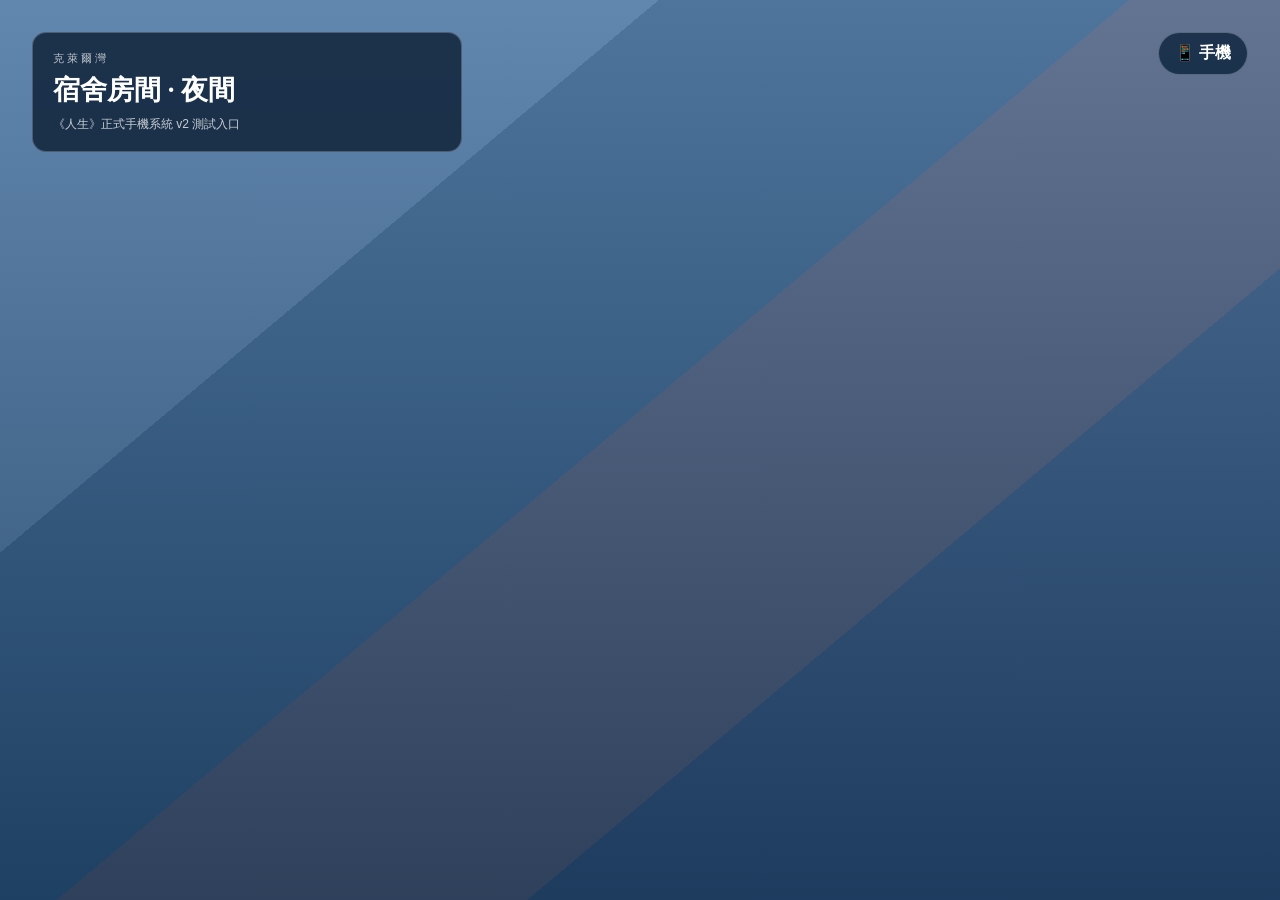
<file: web/index.html>
<!doctype html>
<html lang="zh-Hant">
<head>
<meta charset="utf-8">
<meta name="viewport" content="width=device-width,initial-scale=1">
<meta http-equiv="Cache-Control" content="no-cache, no-store, must-revalidate">
<meta http-equiv="Pragma" content="no-cache">
<meta http-equiv="Expires" content="0">
<title>《人生》手機系統 v2</title>
<link rel="stylesheet" href="style.css?v=20260919-market1">
</head>
<body>
<div class="game">
  <div class="world">
    <div class="world-ui">
      <div class="location-card"><small>克萊爾灣</small><b>宿舍房間 · 夜間</b><span>《人生》正式手機系統 v2 測試入口</span></div>
      <button id="phoneToggle" class="phone-toggle">📱 手機</button>
    </div>
  </div>

  <div id="phoneLayer" class="phone-layer hidden">
    <div class="scrim" id="scrim"></div>
    <div class="phone">
      <div class="phone-frame">
        <div class="speaker"></div>
        <div class="screen" id="screen">
          <div class="wallpaper"></div>
          <header class="statusbar">
            <span id="statusTime">22:45</span>
            <div class="status-icons">
  <button id="notificationHandle" class="notification-handle" aria-label="通知">●<em id="notificationBadge" class="hidden"></em></button>
  <span>▮▮▮</span><span>⌁</span><span>87%</span><span class="battery"></span>
</div>
          </header>

          <section id="lockScreen" class="phone-page lock-screen hidden">
            <div class="lock-content" id="lockContent">
              <div class="lock-time"><b id="lockTime">22:45</b><span id="lockDate"></span></div>
              <div class="lock-notices" id="lockNotices"></div>
              <div class="unlock-hint"><span>⌃</span><small>向上滑動解鎖</small></div>
            </div>
          </section>

          <section id="homeScreen" class="phone-page home-screen hidden">
            <div class="home-widget"><small>克萊爾灣</small><b id="homeClock">22:45</b><span id="homeDate"></span></div>
            <div id="homeApps" class="app-grid"></div>
            <button id="drawerHandle" class="drawer-handle"><span>⌃</span><small>所有應用程式</small></button>
            <div id="homeEditOverlay" class="home-edit-overlay hidden">
              <button id="homeEditDone" class="home-edit-done">完成</button>
              <div id="homeEditPanel" class="home-edit-panel hidden"></div>
              <div class="home-edit-toolbar">
                <button data-home-edit="wallpaper"><span>▣</span><small>桌布</small></button>
                <button data-home-edit="effects"><span>◌</span><small>桌布效果</small></button>
                <button data-home-edit="widgets"><span>▦</span><small>小工具</small></button>
                <button data-home-edit="settings"><span>⚙</span><small>桌面設定</small></button>
              </div>
            </div>
          </section>

          <section id="drawerScreen" class="phone-page drawer-screen hidden">
            <div class="drawer-head"><button class="back-btn" data-home>‹</button><div><b>應用程式列表</b><small>所有已安裝應用程式</small></div></div>
            <input id="appSearch" class="app-search" placeholder="搜尋應用程式">
            <div id="drawerApps" class="drawer-grid"></div>
          </section>

          <section id="notificationScreen" class="phone-page notification-screen hidden">
            <div class="notification-head">
              <button class="back-btn" data-home>‹</button>
              <div><b>通知</b><small>手機與世界事件通知</small></div>
              <button id="clearNotifications" class="clear-all">全部清除</button>
            </div>
            <div id="notificationList" class="notification-list"></div>
          </section>

          <section id="recentsScreen" class="phone-page recents-screen hidden">
            <div class="recents-head"><div><b>最近使用</b><small>最近使用的應用程式 · 向上滑卡片即可關閉</small></div><button id="clearAll" class="clear-all">全部關閉</button></div>
            <div id="recentsTrack" class="recents-track"></div>
            <div id="recentsEmpty" class="recents-empty hidden"><span>▢</span><b>沒有最近使用的應用程式</b><small>開啟應用程式後會出現在這裡。</small></div>
          </section>

          <section id="appScreen" class="phone-page app-screen hidden"><div id="appMount" class="app-mount"></div></section>

          <nav class="phone-nav"><button id="navBack">‹</button><button id="navHome">●</button><button id="navRecents">▢</button></nav>
        </div>
      </div>
    </div>
  </div>
</div>

<template id="notesTemplate">
  <div class="notes-app">
    <header class="app-header"><button class="app-header-btn" data-app-back>‹</button><div><b>記事本</b><small>筆記</small></div><button class="app-header-btn" id="newNote">＋</button></header>
    <div class="notes-body">
      <aside class="note-list-pane"><div class="note-search-wrap"><input id="noteSearch" class="note-search" placeholder="搜尋筆記"></div><div id="noteList" class="note-list"></div></aside>
      <section class="note-editor-pane">
        <div id="emptyNote" class="empty-note"><span>▤</span><b>選擇一篇筆記</b><small>或按右上角 ＋ 建立新筆記</small></div>
        <div id="noteEditor" class="note-editor hidden"><input id="noteTitle" class="note-title" placeholder="標題"><div class="note-meta"><span id="noteUpdated"></span><button id="deleteNote">刪除</button></div><textarea id="noteContent" class="note-content" placeholder="開始輸入…"></textarea></div>
      </section>
    </div>
  </div>
</template>


<template id="mailTemplate">
  <div class="mail-app">
    <header class="app-header mail-header">
      <button class="app-header-btn" data-app-back>‹</button>
      <div><b>郵件</b><small>電子郵件</small></div>
      <button class="app-header-btn" id="composeMail">＋</button>
    </header>
    <div class="mail-account-bar" id="mailAccountBar">
      <select id="mailAccount"></select>
      <span id="mailAddress"></span>
      <button id="addMailAccount" class="mail-add-account">＋ 帳號</button>
    </div>
    <div class="mail-folders" id="mailFolders">
      <button data-folder="inbox">收件匣</button>
      <button data-folder="sent">已寄出</button>
      <button data-folder="drafts">草稿</button>
      <button data-folder="trash">垃圾桶</button>
    </div>
    <div id="mailContent" class="mail-content"></div>
  </div>
</template>



<template id="messagesTemplate">
  <div class="messages-app">
    <header class="app-header messages-header">
      <button class="app-header-btn" data-app-back>‹</button>
      <div><b>簡訊</b><small>手機訊息</small></div>
      <button class="app-header-btn" id="newMessageThread">＋</button>
    </header>
    <div id="messagesMount" class="messages-mount"></div>
  </div>
</template>

<template id="browserTemplate">
  <div class="browser-app">
    <header class="app-header browser-header">
      <button class="app-header-btn" data-app-back>‹</button>
      <div><b>瀏覽器</b><small>世界內瀏覽器</small></div>
      <button class="app-header-btn" id="newBrowserTab">＋</button>
    </header>
    <div class="browser-tabs" id="browserTabs"></div>
    <div class="browser-toolbar">
      <button id="browserBack">‹</button>
      <button id="browserForward">›</button>
      <button id="browserReload">↻</button>
      <form id="browserAddressForm"><input id="browserAddress" autocomplete="off" placeholder="輸入世界內網址或搜尋"></form>
      <button id="browserStar">☆</button>
      <button id="browserPanel">☰</button>
    </div>
    <div id="browserPanelView" class="browser-panel hidden"></div>
    <div id="browserContent" class="browser-content"></div>
  </div>
</template>

<template id="marketplaceTemplate">
  <div class="marketplace-app">
    <header class="app-header marketplace-header">
      <button class="app-header-btn" data-app-back>‹</button>
      <div><b>應用程式商店</b><small>安裝與管理手機 App</small></div>
      <span></span>
    </header>
    <div class="marketplace-body">
      <div class="marketplace-hero">
        <div><small>APP MARKETPLACE</small><b>探索應用程式</b><span>世界內 App 與系統功能會依進度逐步開放。</span></div>
      </div>
      <input id="marketplaceSearch" class="marketplace-search" placeholder="搜尋應用程式">
      <div id="marketplaceCategories" class="marketplace-categories"></div>
      <div id="marketplaceList" class="marketplace-list"></div>
    </div>
  </div>
</template>

<template id="settingsTemplate">
  <div class="settings-app">
    <header class="app-header"><button class="app-header-btn" data-app-back>‹</button><div><b>設定</b><small>手機設定</small></div><span></span></header>
    <div class="settings-body">
      <section class="settings-hero"><div class="settings-avatar">A</div><div><b>玩家手機</b><small>世界內手機設定</small></div></section>
      <section class="setting-group">
        <h3>顯示</h3>
        <label class="setting-row"><span><b>深色模式</b><small>黑／深灰色介面</small></span><input id="darkToggle" type="checkbox"></label>
        <label class="setting-row"><span><b>顯示應用程式名稱</b><small>主畫面與應用程式列表的圖示名稱</small></span><input id="labelsToggle" type="checkbox"></label>
        <button class="setting-action-row" id="openHomeCustomizer"><span><b>主畫面與桌布</b><small>桌布、效果、小工具與桌面設定</small></span><strong>›</strong></button>
      </section>
      <section class="setting-group"><h3>工作階段</h3><div class="settings-info"><span>目前開啟中的應用程式</span><b id="sessionCount">0</b></div><p>主畫面只會離開應用程式；在最近使用畫面向上滑掉卡片才會結束該工作階段。</p></section>
    </div>
  </div>
</template>

<script src="app.js?v=20260919-market1"></script>
</body>
</html>
</file>
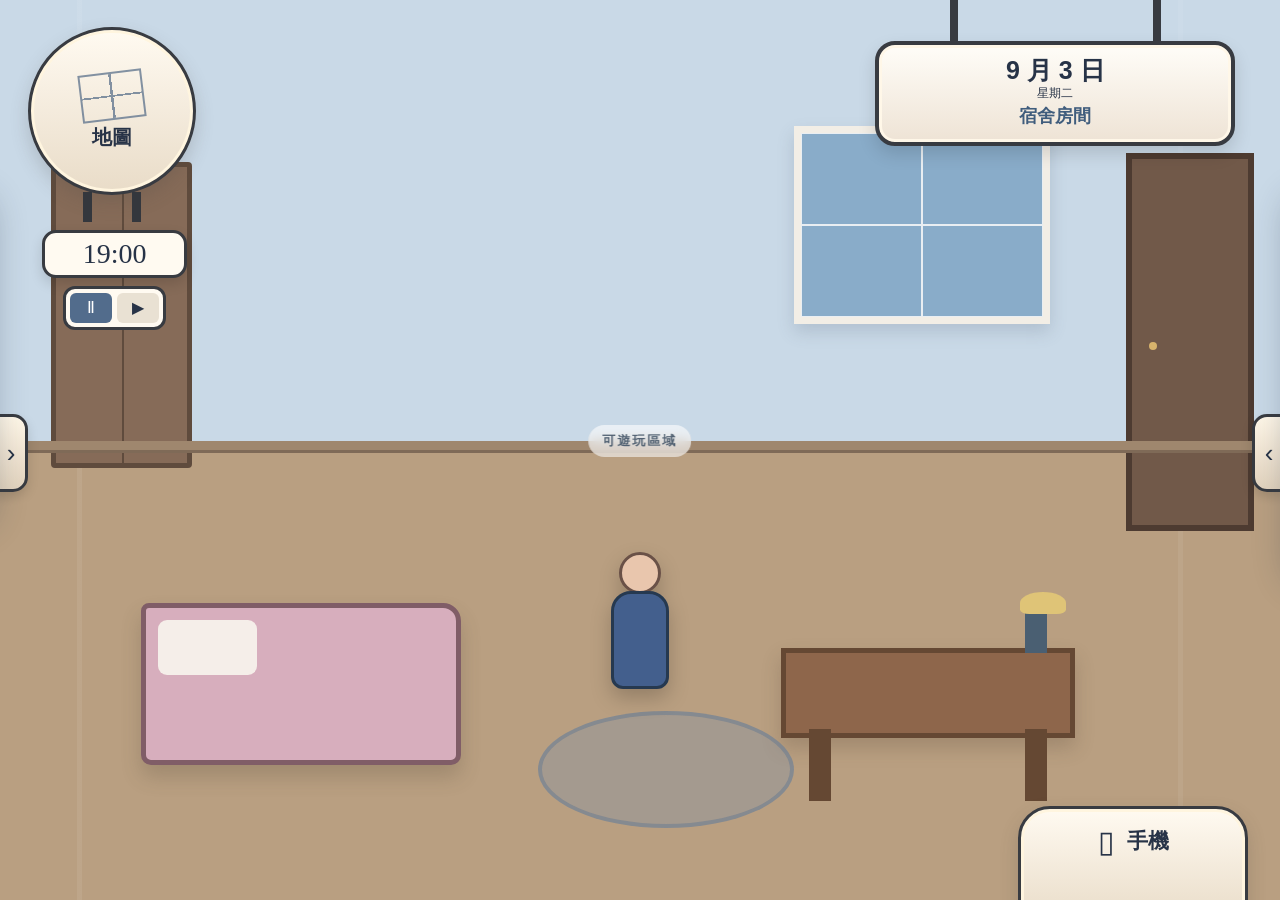
<file: web/game/index.html>
<!doctype html>
<html lang="zh-Hant">
<head>
<meta charset="utf-8">
<meta name="viewport" content="width=device-width,initial-scale=1">
<meta http-equiv="Cache-Control" content="no-cache, no-store, must-revalidate">
<title>《人生》主遊戲畫面原型</title>
<link rel="stylesheet" href="style.css?v=6">
</head>
<body>
<div class="game-shell">
  <main class="play-area" id="playArea" aria-label="可遊玩區域">
    <div class="room-backdrop">
      <div class="window"><span></span><span></span><span></span><span></span></div>
      <div class="bed interactable" data-name="床"></div>
      <div class="desk interactable" data-name="書桌"><div class="lamp"></div></div>
      <div class="wardrobe interactable" data-name="衣櫃"></div>
      <div class="door interactable" data-name="房門"></div>
      <div class="rug"></div>
      <div class="player" aria-label="玩家角色"><div class="head"></div><div class="body"></div></div>
    </div>
    <div class="play-label">可遊玩區域</div>
    <div class="interaction-tip hidden" id="interactionTip"></div>
  </main>

  <section class="hud">
    <button class="ornament map-button" id="mapButton" aria-label="地圖">
      <span class="map-grid"></span>
      <b>地圖</b>
    </button>

    <section class="time-cluster">
      <div class="time-tag" id="timeDisplay">19:00</div>
      <div class="time-controls">
        <button id="pauseButton" class="time-btn active" aria-label="暫停">Ⅱ</button>
        <button id="playButton" class="time-btn" aria-label="播放">▶</button>
      </div>
    </section>

    <section class="world-tag">
      <span class="hanger left"></span><span class="hanger right"></span>
      <b id="dateDisplay">9 月 3 日</b>
      <small id="weekdayDisplay">星期二</small>
      <strong id="locationDisplay">宿舍房間</strong>
    </section>

    <button class="side-tab side-tab-left" id="leftDrawerToggle" aria-label="玩家工具">›</button>
    <button class="side-tab side-tab-right" id="rightDrawerToggle" aria-label="場景功能">‹</button>

    <button class="ornament phone-button" id="phoneButton" aria-label="手機">
      <span class="phone-shape">▯</span>
      <b>手機</b>
    </button>
  </section>

  <aside class="drawer drawer-left" id="leftDrawer">
    <header><b>玩家工具</b><button data-close="left">×</button></header>
    <div class="drawer-grid">
      <button data-panel="inventory"><span>🎒</span><b>背包</b></button>
      <button data-panel="character"><span>👤</span><b>人物</b></button>
      <button data-panel="quests"><span>📌</span><b>任務</b></button>
      <button data-panel="settings"><span>⚙</span><b>設定</b></button>
    </div>
  </aside>

  <aside class="drawer drawer-right" id="rightDrawer">
    <header><b>目前場景</b><button data-close="right">×</button></header>
    <div class="scene-actions">
      <button data-scene-action="床"><span>床</span><small>休息／睡覺</small></button>
      <button data-scene-action="書桌"><span>書桌</span><small>坐下／查看桌面</small></button>
      <button data-scene-action="衣櫃"><span>衣櫃</span><small>整理衣物</small></button>
      <button data-scene-action="房門"><span>房門</span><small>離開房間</small></button>
    </div>
  </aside>

  <div class="overlay hidden" id="panelOverlay">
    <section class="overlay-card">
      <button class="overlay-close" id="panelClose">×</button>
      <div id="panelContent"></div>
    </section>
  </div>

  <section class="phone-peek hidden" id="phonePeek" aria-label="手機快速預覽">
    <button class="phone-peek-hide" id="phonePeekHide" aria-label="收起手機">×</button>
    <button class="phone-peek-device" id="phonePeekOpen" aria-label="打開完整手機">
      <div class="phone-peek-speaker"></div>
      <div class="phone-peek-screen">
        <div class="peek-status">
          <b id="phonePeekTime">19:00</b>
          <span>快速查看</span>
        </div>
        <div class="peek-notifications" id="phonePeekNotifications"></div>
        <div class="peek-open-hint">再點一下打開手機</div>
      </div>
    </button>
  </section>

  <div class="phone-full-overlay hidden" id="phoneFullOverlay">
    <div class="phone-full-shell">
      <button class="phone-full-close" id="phoneFullClose" aria-label="返回快速預覽">×</button>
      <iframe id="phoneFrame" title="《人生》手機系統" src="../"></iframe>
    </div>
  </div>
  <div class="pause-lock hidden" id="pauseLock" aria-hidden="true">
    <div class="pause-card">
      <b>已暫停</b>
      <button id="resumeButton">▶ 繼續</button>
    </div>
  </div>
</div>
<script src="app.js?v=6"></script>
</body>
</html>
</file>
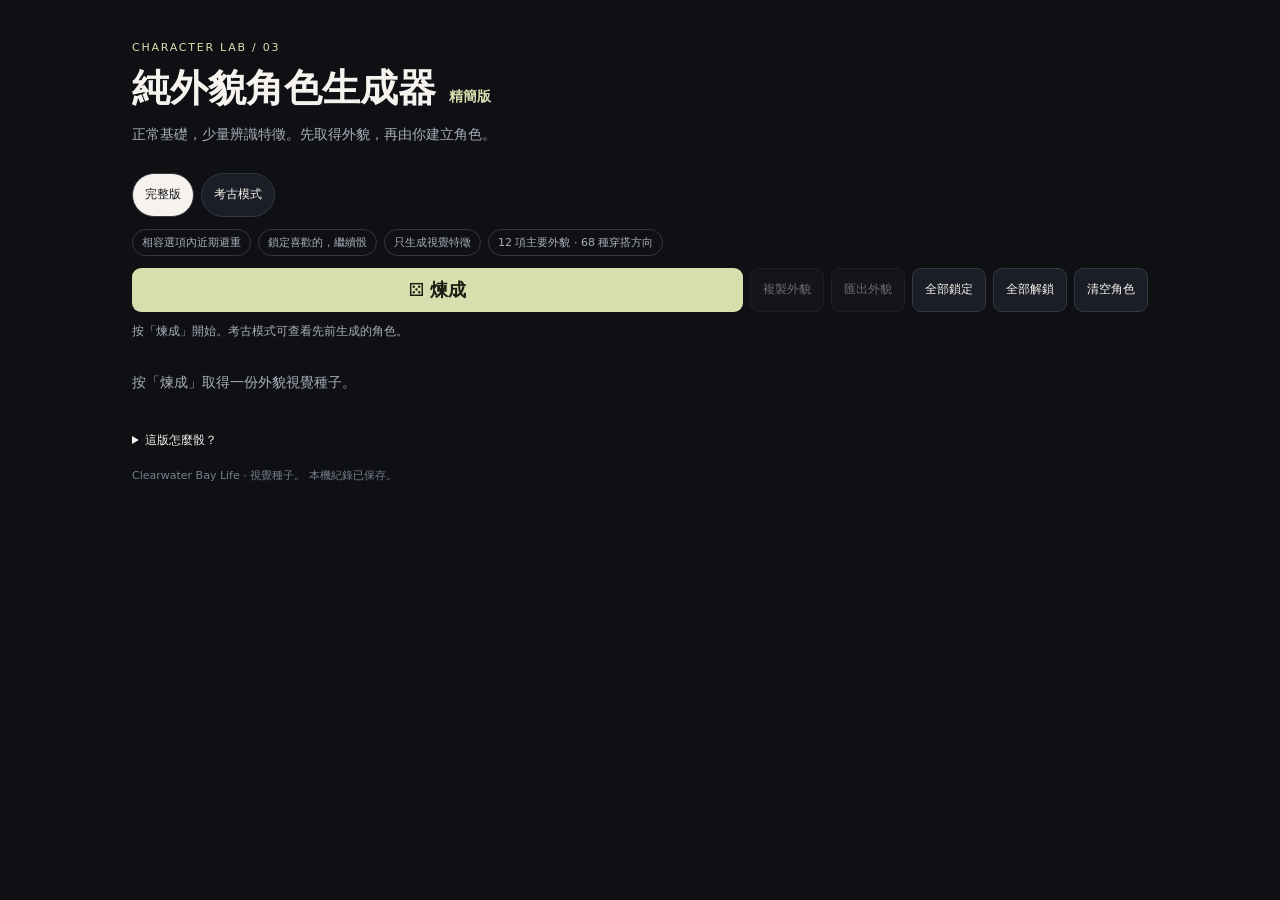
<file: web/npc-generator/index.html>
<!doctype html>
<html lang="zh-Hant"><head><meta charset="utf-8"><meta name="viewport" content="width=device-width,initial-scale=1,viewport-fit=cover"><meta name="theme-color" content="#0f1014"><title>純外貌角色生成器</title><link rel="stylesheet" href="style.css?v=appearance-compact1"></head>
<body><main><header class="hero"><p class="eyebrow">CHARACTER LAB / 03</p><h1>純外貌角色生成器 <small>精簡版</small></h1><p class="sub">正常基礎，少量辨識特徵。先取得外貌，再由你建立角色。</p></header>
<nav class="bar" id="modes" aria-label="顯示欄位"><button data-mode="all">完整版</button><button id="archBtn" aria-expanded="false">考古模式</button></nav>
<div class="status"><span class="pill">相容選項內近期避重</span><span class="pill">鎖定喜歡的，繼續骰</span><span class="pill">只生成視覺特徵</span><span class="pill" id="poolCount"></span></div>
<div class="toolbar"><button class="spin" id="spin">⚄ 煉成</button><button id="copy">複製外貌</button><button id="download">匯出外貌</button><button id="lockAll">全部鎖定</button><button id="unlock">全部解鎖</button><button id="clear">清空角色</button></div>
<p id="notice" role="status" aria-live="polite">按「煉成」開始。考古模式可查看先前生成的角色。</p>
<div id="warnings" class="warnings" hidden></div>
<p id="empty" class="empty">按「煉成」取得一份外貌視覺種子。</p><div class="grid" id="grid" hidden></div>
<section class="history" id="arch" hidden><h2>考古紀錄 <small>最近 100 次，保存在這個瀏覽器</small></h2><button id="exportHistory">匯出全部紀錄</button><pre id="log">尚未煉成。</pre></section>
<details class="help"><summary>這版怎麼骰？</summary><p>只抽 12 項主要外貌。眼型與瞳色分開選取，頭髮直接給出完整描述，穿搭只決定風格方向；身高不指定公分。辨識特徵通常 0–1 個，少部分 2 個。</p><p>喜歡的欄位可鎖定；單抽只換該項。若身高與小巧體型被鎖住，會從相容的選項抽取。性格、背景與妝容由你另外設計。</p><p>紀錄保存在目前瀏覽器，最多 100 次。清空角色保留歷史；換裝置前請匯出。舊紀錄會整理成主要外貌，無法完整對應的舊歷史不再顯示。</p></details>
<footer>Clearwater Bay Life · 視覺種子。<span id="saveState"></span></footer>
</main><script type="module" src="app.mjs?v=appearance-compact1"></script></body></html>
</file>
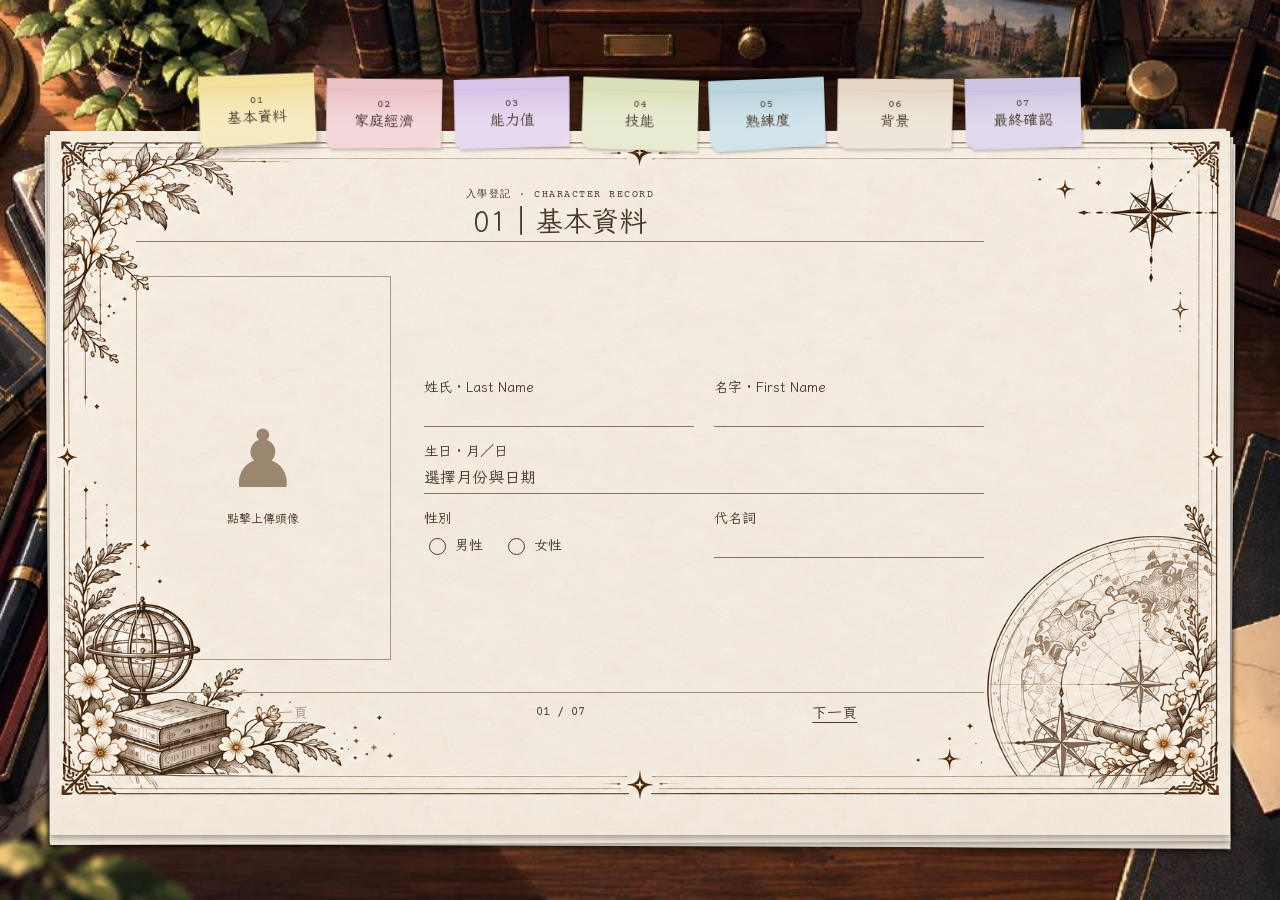
<file: web/opening/index.html>
<!doctype html><html lang="zh-Hant"><head><meta charset="utf-8"><meta name="viewport" content="width=device-width,initial-scale=1"><title>《人生》角色創建 v2</title><link rel="stylesheet" href="style.css?v=cyw51-r12-release"><link rel="stylesheet" href="../school-selection/style.css?v=cyw51-r12-release"></head><body><div id="rotateGate" hidden>請將裝置旋轉為橫向<br><small>這份文件需要一點桌面空間。</small></div><div id="creator"><main class="paper"><div class="packet-layer" aria-hidden="true"><img class="packet-page" data-paper="0" src="assets/application-paper.png" alt=""><img class="packet-page" data-paper="1" src="assets/application-paper.png" alt=""><img class="packet-page" data-paper="2" src="assets/application-paper.png" alt=""><img class="packet-page" data-paper="3" src="assets/application-paper.png" alt=""><img class="packet-page" data-paper="4" src="assets/application-paper.png" alt=""><img class="packet-page" data-paper="5" src="assets/application-paper.png" alt=""><img class="packet-page" data-paper="6" src="assets/application-paper.png" alt=""></div><nav id="tabs" aria-label="創角步驟"></nav><div class="sheet"><header><p>入學登記 · CHARACTER RECORD</p><h1 id="title"></h1></header><section id="page" aria-live="polite"></section><footer><button id="back">上一頁</button><span class="footer-center"><span id="pageNumber"></span><span id="status" role="status"></span></span><button id="next">下一頁</button></footer></div></main><dialog id="birthdayDialog"><form method="dialog"><h2>選擇生日</h2><label>月份 <select id="birthMonth"><option value="">選擇月份</option><option value="1">1 月</option><option value="2">2 月</option><option value="3">3 月</option><option value="4">4 月</option><option value="5">5 月</option><option value="6">6 月</option><option value="7">7 月</option><option value="8">8 月</option><option value="9">9 月</option><option value="10">10 月</option><option value="11">11 月</option><option value="12">12 月</option></select></label><label>日期 <select id="birthDay" disabled><option value="">先選月份</option></select></label><div class="actions"><button type="button" id="saveBirthday">確認</button><button>取消</button></div></form></dialog><dialog id="cropDialog"><form method="dialog"><h2>裁切角色頭像</h2><div id="cropStage"><img id="cropImage" alt="待裁切頭像"><div id="cropFrame"></div></div><label>圖片縮放 <input id="zoom" type="range" min="1" max="3" value="1" step=".01"></label><div class="actions"><button id="resetCrop" type="button">重設</button><button type="button" id="confirmCrop">確認裁切</button><button>取消</button></div></form></dialog></div><div id="creatorCurtain" aria-hidden="true"></div><script type="module" src="app.mjs?v=cyw51-r12-release"></script></body></html>
</file>
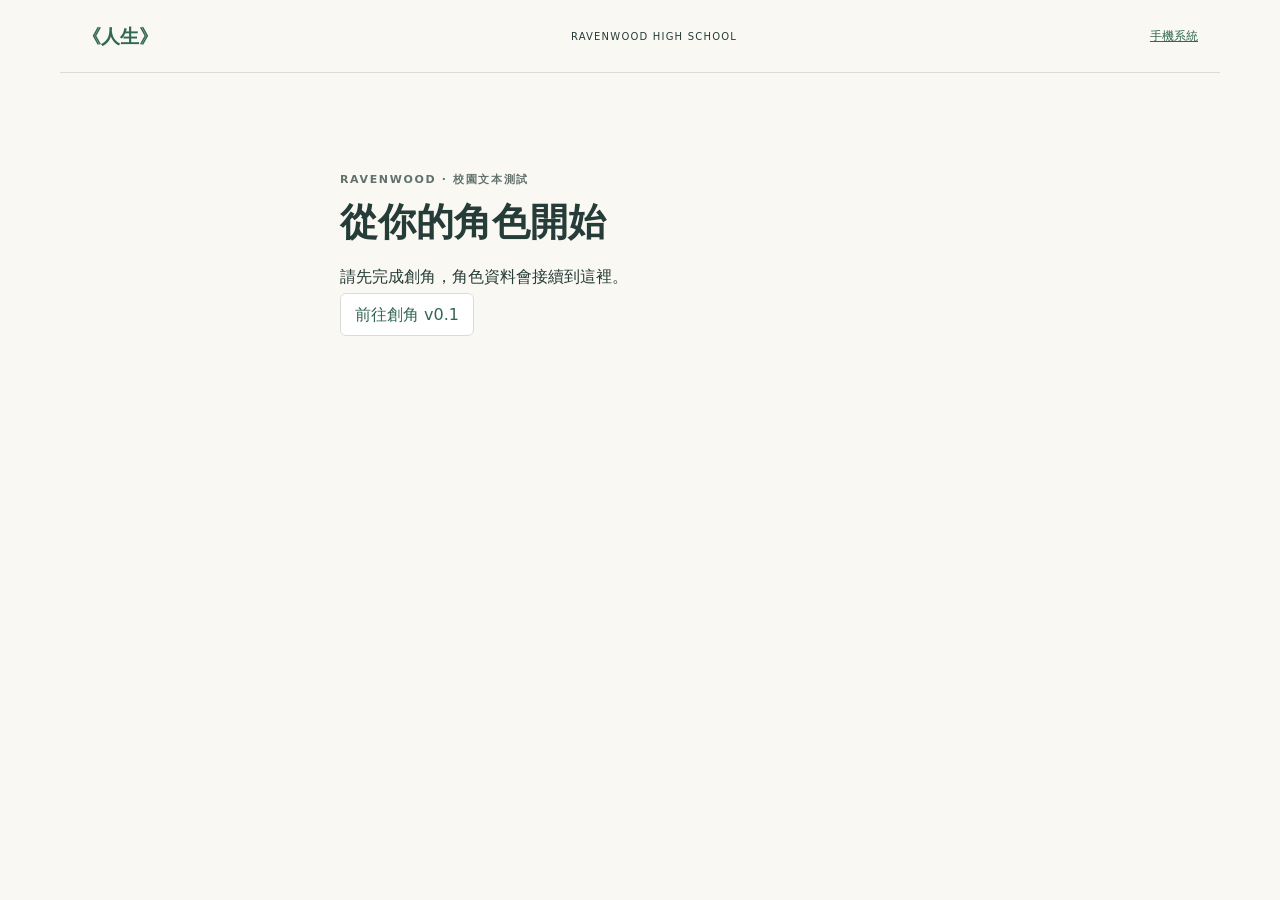
<file: web/ravenwood/index.html>
<!doctype html>
<html lang="zh-Hant">
<head><meta charset="utf-8"><meta name="viewport" content="width=device-width,initial-scale=1"><title>《人生》Ravenwood 校園</title><link rel="stylesheet" href="style.css"></head>
<body>
<header class="masthead"><a href="../opening/">《人生》</a><span>RAVENWOOD HIGH SCHOOL</span><a href="../">手機系統</a></header>
<main id="app"><p>正在讀取校園……</p></main>
<script type="module" src="app.mjs"></script>
</body></html>
</file>
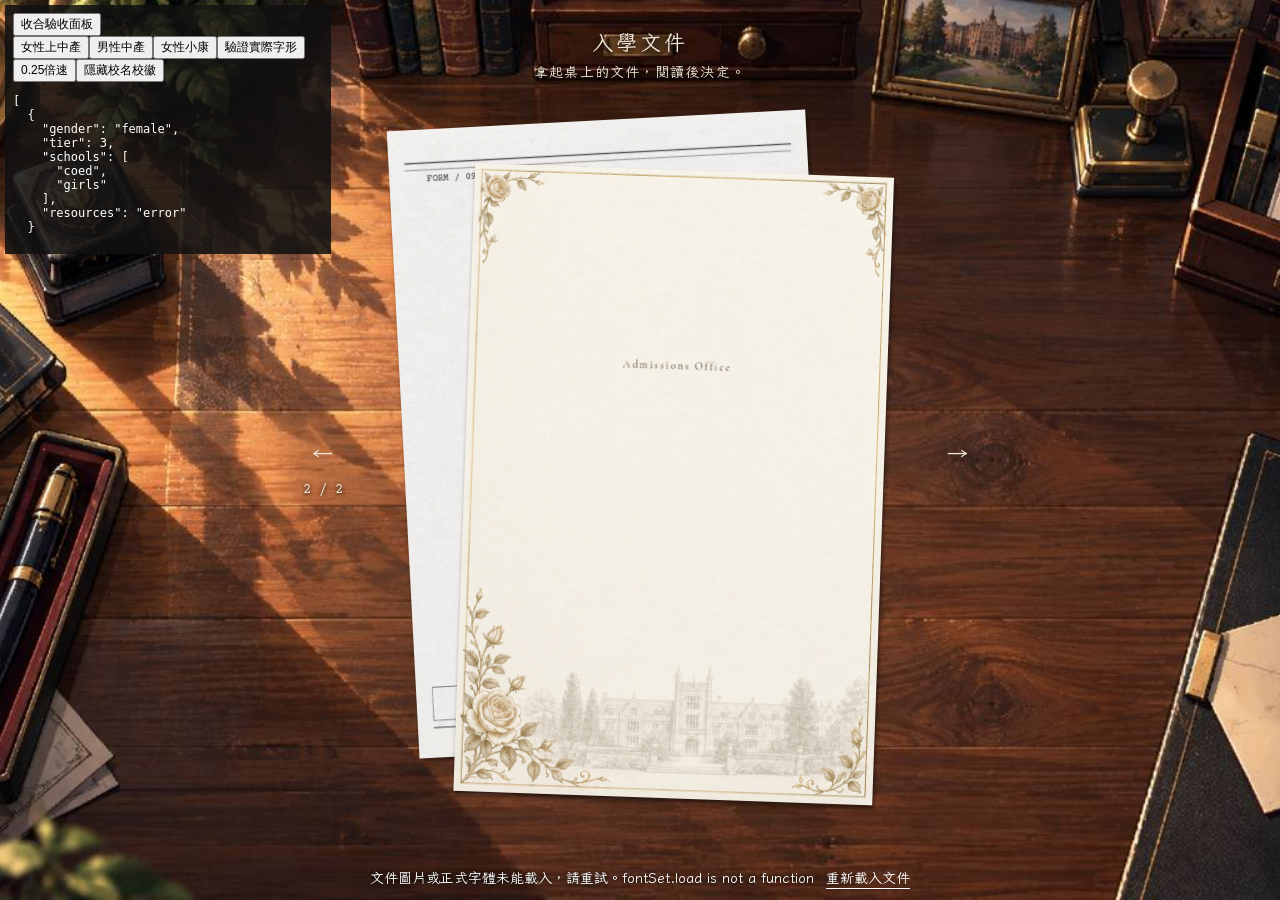
<file: tests/browser-playtest.html>
<!doctype html><html lang="zh-Hant"><meta charset="utf-8"><link rel="stylesheet" href="../web/school-selection/style.css?v=cyw51-r12-final"><style>body{margin:0}#testbar{position:fixed;left:5px;top:5px;z-index:100;color:white;background:#111d;padding:8px;font:12px monospace;max-width:310px}#testbar button{font:12px sans-serif}#results{max-height:140px;overflow:auto;white-space:pre-wrap}#creator,#rotateGate{display:none}</style><div id="creator"></div><div id="rotateGate"></div><aside id="testbar"><button id="collapse">收合驗收面板</button><div id="testcontrols"><button id="female">女性上中產</button><button id="male">男性中產</button><button id="single">女性小康</button><button id="fonts">驗證實際字形</button><button id="slow">0.25倍速</button><button id="blank">隱藏校名校徽</button><pre id="results"></pre></div></aside><script type="module">
import {newCharacter} from '../web/creation-v2/creator-service.mjs?v=cyw51-r12-final';
import {randomizeAttributes,randomizeSkills,randomizeProficiencies} from '../web/creation-v2/allocation-engine.mjs?v=cyw51-r12-final';
import {commitCreator} from '../web/creation-v2/player-state.mjs?v=cyw51-r12-final';
import {showSchoolSelection} from '../web/school-selection/app.mjs?v=cyw51-r12-release';
import {schoolFonts,schoolLatinFonts,loadSchoolFont} from '../web/school-selection/presentation.mjs?v=cyw51-r12-final';
document.querySelector('#collapse').onclick=e=>{const controls=document.querySelector('#testcontrols');controls.hidden=!controls.hidden;e.target.textContent=controls.hidden?'展開驗收面板':'收合驗收面板';};
const results=document.querySelector('#results'),records=[];let speed=1,rootRef,paperRefs;
const originalAnimate=Element.prototype.animate;
Element.prototype.animate=function(frames,options){return originalAnimate.call(this,frames,{...options,duration:options.duration/speed});};
const log=value=>{records.push(value);results.textContent=JSON.stringify(records,null,2);};
async function scenario(gender,tier){
 document.querySelector('#schoolSelection')?.remove();records.length=0;
 const values=new Map(),storage={getItem:k=>values.get(k)||null,setItem:(k,v)=>values.set(k,v)};
 const c=newCharacter();c.basic={lastName:'驗收',firstName:'角色',gender,month:'2',day:'29',pronouns:gender==='female'?'她':'他'};c.motherTongue='中文';c.nationality='臺灣';randomizeAttributes(c);randomizeSkills(c);randomizeProficiencies(c);
 const run={id:'acceptance-'+gender+tier,locked:true,result:{id:'tier_'+tier,label:'測試'}};
 const state=commitCreator(c,run,storage),scene=showSchoolSelection(state,{storage});await scene.ready;
 rootRef=scene.root;paperRefs=[...rootRef.querySelectorAll('.school-sheet')];
 log({gender,tier,schools:paperRefs.map(p=>p.dataset.school),resources:rootRef.dataset.resources});
 let samples=[],recording=false;
 const sample=()=>{if(!recording)return;const curtain=rootRef.querySelector('.transition-layer'),active=rootRef.querySelector('[data-active=true]'),content=active?.querySelector('.sheet-content');samples.push({t:performance.now(),state:rootRef.dataset.documentState,opacity:+getComputedStyle(curtain).opacity,resources:rootRef.dataset.resources,contentOpacity:content?+getComputedStyle(content).opacity:null,papers:paperRefs.every(p=>p.isConnected)});requestAnimationFrame(sample);};
 rootRef.addEventListener('click',e=>{if(e.target.closest('.sheet-hit,.put-down,.accept')&&!recording){samples=[];recording=true;requestAnimationFrame(sample);}},{capture:true});
 rootRef.addEventListener('document-transition-measure',e=>{recording=false;log({...e.detail,frameCheck:{frames:samples.length,maxMaskOpacity:Math.max(0,...samples.map(s=>s.opacity)),resourcesAlwaysReady:samples.every(s=>s.resources==='ready'),contentVisibleDuringPickReveal:e.detail.kind==='pick'?samples.filter(s=>s.state==='revealing').every(s=>s.contentOpacity===1):null,noPaperReplacementBeforeFinal:samples.every(s=>s.state==='revealing'&&e.detail.kind==='enrollment'||s.papers)},samples,normalizedMs:e.detail.durationMs*speed,sameRoot:rootRef===document.querySelector('#schoolSelection'),samePapers:paperRefs.every(p=>p.isConnected)});});
}
document.querySelector('#female').onclick=()=>scenario('female',3);
document.querySelector('#male').onclick=()=>scenario('male',2);
document.querySelector('#single').onclick=()=>scenario('female',1);
document.querySelector('#slow').onclick=e=>{speed=speed===1?.25:1;e.target.textContent=speed===1?'0.25倍速':'恢復正常速度';};
document.querySelector('#blank').onclick=()=>{rootRef.classList.toggle('blank-test');};
const style=document.createElement('style');style.textContent='.blank-test .sheet-identity,.blank-test .desk-identity{visibility:hidden!important}';document.head.append(style);
// Compare actual glyph raster with expected font and two intentionally forced fallbacks.
// Each probe inherits its exact live DOM style; a CSS declaration alone cannot pass.
function raster(font,text){const c=document.createElement('canvas');c.width=1200;c.height=90;const x=c.getContext('2d',{willReadFrequently:true});x.font=font;x.fillText(text,4,65);return x.getImageData(0,0,c.width,c.height).data;}
const equal=(a,b)=>a.length===b.length&&a.every((n,i)=>n===b[i]);
document.querySelector('#fonts').onclick=async()=>{
 const checks=[];
 for(const sheet of document.querySelectorAll('.school-sheet')){
  const id=sheet.dataset.school;await loadSchoolFont(id);
  const probes=[[sheet.querySelector('.school-zh'),schoolFonts[id],'招生文案待確認學校'],[sheet.querySelector('h2'),id==='girls'?'Pinyon Script':schoolLatinFonts[id][0],'Admissions School 09'],[sheet.querySelector('.sheet-subtitle'),id==='girls'?'Cormorant Garamond':schoolLatinFonts[id][0],'Admissions School 09']];
  if(id==='boys')probes.push([sheet.querySelector('.document-metadata'),'IBM Plex Mono','REV. ADMISSIONS 09']);
  for(const [el,family,sample] of probes){const computed=getComputedStyle(el),live=raster(`400 40px ${computed.fontFamily}`,sample),expected=raster(`400 40px "${family}"`,sample),fallback=raster('400 40px serif',sample),sans=raster('400 40px sans-serif',sample);checks.push({school:id,family,loaded:document.fonts.check(`400 40px "${family}"`,sample),matchesExpectedGlyphs:equal(live,expected),differsFromFallback:!equal(live,fallback)&&!equal(live,sans)});}
 }
 const resources=performance.getEntriesByType('resource').filter(x=>/\.(ttf|woff2|png|jpg)(\?|$)/.test(x.name));
 log({fontChecks:checks,resources:resources.map(r=>({url:r.name.split('/').at(-1),status:r.responseStatus,size:r.decodedBodySize})),overflow:document.documentElement.scrollWidth>innerWidth});
};
await scenario('female',3);
</script></html>
</file>
<file: web/style.css>
:root{--ink:#162b4a}*{box-sizing:border-box}html,body{margin:0;width:100%;height:100%;font-family:Inter,"Noto Sans TC","Segoe UI",sans-serif;color:var(--ink);overflow:hidden}button,input,textarea{font:inherit}button{cursor:pointer}.hidden{display:none!important}.game{width:100%;height:100%;position:relative;background:#1c2c42}.world{position:absolute;inset:0;background:linear-gradient(#5e86b6aa,#183a60bb),linear-gradient(140deg,#6a8aa1 0 28%,#2f5269 28% 48%,#6c514d 48% 68%,#2d4058 68%)}.world-ui{position:absolute;inset:0;padding:32px;display:flex;justify-content:space-between;align-items:flex-start}.location-card{width:min(430px,44vw);background:#0b1d32c9;color:white;border:1px solid #ffffff38;border-radius:14px;padding:18px 20px}.location-card small{display:block;letter-spacing:3px;font-size:11px;opacity:.7}.location-card b{display:block;font-family:Georgia,serif;font-size:27px;margin:6px 0}.location-card span{font-size:12px;opacity:.76}.phone-toggle{border:1px solid #ffffff45;background:#102842d8;color:white;border-radius:22px;padding:10px 16px;font-weight:700}.phone-layer{position:fixed;inset:0;z-index:20}.scrim{position:absolute;inset:0;background:#0915225a;backdrop-filter:blur(3px)}.phone{position:absolute;right:5%;top:50%;transform:translateY(-50%);width:min(390px,42vh);aspect-ratio:9/18.7;filter:drop-shadow(0 30px 45px #0008)}.phone-frame{width:100%;height:100%;background:linear-gradient(145deg,#2c3546,#080d16);border-radius:46px;padding:9px;position:relative;border:1px solid #556176}.speaker{position:absolute;z-index:5;top:15px;left:50%;transform:translateX(-50%);width:24%;height:7px;background:#080b11;border-radius:99px}.screen{width:100%;height:100%;border-radius:38px;overflow:hidden;position:relative;background:#e8eef8;color:#162b4a}.wallpaper{position:absolute;inset:0;background:radial-gradient(circle at 25% 25%,#ffd4e6 0 12%,transparent 12.5%),radial-gradient(circle at 75% 18%,#bce4ff 0 15%,transparent 15.5%),linear-gradient(145deg,#f4d8e8,#cce3f8 48%,#9abbe4)}.statusbar{position:absolute;z-index:15;left:0;right:0;top:0;height:33px;padding:9px 17px 0;display:flex;justify-content:space-between;color:#10243d;font-size:10px;font-weight:700;pointer-events:none}.status-icons{display:flex;gap:7px}.battery{width:17px;height:8px;border:1px solid currentColor;border-radius:2px;position:relative}.battery:before{content:"";position:absolute;left:1px;top:1px;bottom:1px;width:70%;background:currentColor}.phone-page{position:absolute;inset:0;padding-top:34px;padding-bottom:47px}.lock-screen{touch-action:none;cursor:grab;user-select:none;overflow:hidden}.lock-screen.dragging{cursor:grabbing}.lock-content{height:100%;padding:25px 19px 0;will-change:transform,opacity;transition:transform .22s ease,opacity .22s ease}.lock-screen.dragging .lock-content{transition:none}.lock-time{text-align:center;margin-top:25px}.lock-time b{display:block;font-size:58px;font-weight:300;letter-spacing:-3px}.lock-time span{font-size:13px}.lock-notices{margin-top:52px}.lock-notice{display:grid;grid-template-columns:36px 1fr auto;gap:9px;align-items:center;background:#ffffffad;border:1px solid #ffffffc0;border-radius:15px;padding:10px 11px;backdrop-filter:blur(14px)}.app-mini{width:34px;height:34px;border-radius:9px;background:#447bc0;color:white;display:grid;place-items:center}.lock-notice b{display:block;font-size:11px}.lock-notice small{display:block;font-size:10px;color:#546d88}.lock-notice time{font-size:9px;color:#71859a}.unlock-hint{position:absolute;left:50%;bottom:66px;transform:translateX(-50%);display:grid;justify-items:center;gap:2px}.unlock-hint span{font-size:25px;animation:bob 1.4s ease-in-out infinite}.unlock-hint small{font-size:9px}@keyframes bob{50%{transform:translateY(-5px)}}.home-screen{padding-left:16px;padding-right:16px}.home-widget{margin:24px 2px 18px;background:#ffffff82;border:1px solid #ffffffb8;border-radius:18px;padding:15px 16px;backdrop-filter:blur(16px)}.home-widget small{display:block;font-size:9px;letter-spacing:2px}.home-widget b{display:block;font-size:33px;font-weight:300}.home-widget span{font-size:10px}.app-grid,.drawer-grid{display:grid;grid-template-columns:repeat(4,1fr);gap:18px 10px}.app-icon-btn{border:0;background:transparent;padding:0;display:grid;justify-items:center;gap:5px;color:inherit}.app-icon{width:52px;height:52px;border-radius:15px;display:grid;place-items:center;color:white;font-size:24px;box-shadow:0 6px 14px #244e7738;border:1px solid #ffffff68}.app-icon-btn small{font-size:9px}.hide-labels .app-icon-btn small{visibility:hidden}.app-icon.notes{background:linear-gradient(145deg,#f2c13e,#ef8d2f)}.app-icon.mail{background:linear-gradient(145deg,#4ea0ef,#2c69bd)}.app-icon.messages{background:linear-gradient(145deg,#62cf78,#2e9b54)}.app-icon.browser{background:linear-gradient(145deg,#55c9dd,#247fae)}.app-icon.settings{background:linear-gradient(145deg,#7f8da2,#4f5a6c)}.app-icon.rpg{background:linear-gradient(145deg,#9c6ad4,#573a8a)}.app-icon.school{background:linear-gradient(145deg,#eb76ad,#b63e79)}.drawer-handle{position:absolute;left:50%;bottom:59px;transform:translateX(-50%);border:0;background:#ffffff8c;border-radius:18px;padding:5px 14px;color:#345879;display:grid;justify-items:center}.drawer-handle small{font-size:8px}.drawer-screen,.recents-screen{background:#eef4fbe8;padding-left:15px;padding-right:15px;backdrop-filter:blur(22px)}.drawer-head,.recents-head{display:flex;justify-content:space-between;gap:10px;align-items:center;margin:8px 0 12px}.drawer-head b,.recents-head b{display:block}.drawer-head small,.recents-head small{display:block;font-size:9px;color:#75869d}.back-btn{border:0;background:#dce7f5;width:33px;height:33px;border-radius:10px;font-size:24px}.app-search{width:100%;height:37px;border:1px solid #c8d4e3;border-radius:12px;background:#ffffffd8;padding:0 12px;margin-bottom:18px}.clear-all{border:1px solid #b8c7db;background:#ffffffb0;color:#536d8d;border-radius:12px;padding:6px 10px;font-size:9px}.recents-screen{padding-top:46px;background:#cbd9e9cc}.recents-track{height:calc(100% - 66px);display:flex;gap:13px;align-items:center;overflow-x:auto;scroll-snap-type:x mandatory;padding:5px 11% 18px;touch-action:pan-x}.recent-card{flex:0 0 82%;height:82%;border:0;border-radius:22px;background:#f8fafc;box-shadow:0 12px 28px #2a405c38;overflow:hidden;position:relative;text-align:left;scroll-snap-align:center;will-change:transform,opacity;transition:transform .2s ease,opacity .2s ease;touch-action:pan-x}.recent-card.dragging{transition:none;cursor:grabbing}.recent-card-head{height:44px;display:flex;align-items:center;gap:8px;padding:0 12px;border-bottom:1px solid #e1e7ef;background:white}.recent-card-head .mini-icon{width:27px;height:27px;border-radius:8px;color:#fff;display:grid;place-items:center}.recent-preview{height:calc(100% - 44px);padding:15px;background:linear-gradient(145deg,#f8fafc,#e9eff7)}.recent-preview b{display:block;font-size:13px;margin-bottom:7px}.recent-preview p{font-size:9px;line-height:1.55}.recents-empty{height:75%;display:grid;place-content:center;justify-items:center;color:#7a8ca2;gap:6px}.recents-empty span{font-size:44px}.recents-empty b{font-size:12px}.recents-empty small{font-size:9px}.app-screen{background:#f8fafc;padding-top:33px}.app-mount{height:100%}.app-header{height:55px;border-bottom:1px solid #dde3ec;background:#ffffffee;display:grid;grid-template-columns:42px 1fr 42px;align-items:center;padding:0 8px}.app-header b{display:block;font-size:14px}.app-header small{display:block;font-size:9px;color:#75859b}.app-header-btn{border:0;background:transparent;font-size:22px;color:inherit}.notes-app{height:100%;display:flex;flex-direction:column;background:#f6f7f9}.notes-body{flex:1;display:grid;grid-template-columns:42% 58%;min-height:0}.note-list-pane{border-right:1px solid #e1e5ea;background:#fff;overflow:hidden;display:flex;flex-direction:column}.note-search-wrap{padding:9px;border-bottom:1px solid #eef0f3}.note-search{width:100%;height:30px;border:1px solid #dddfe4;border-radius:8px;background:#f5f6f7;padding:0 8px;font-size:10px}.note-list{overflow:auto;flex:1}.note-row{padding:10px;border-bottom:1px solid #edf0f2;cursor:pointer}.note-row.active{background:#fff3c9}.note-row b{display:block;font-size:11px}.note-row small{display:block;font-size:9px;color:#7c8796;margin-top:3px}.note-editor-pane{background:#fff}.empty-note{height:100%;display:grid;place-content:center;justify-items:center;color:#9aa4b0;gap:6px}.note-editor{height:100%;display:flex;flex-direction:column;padding:11px}.note-title{border:0;border-bottom:1px solid #eceff2;height:38px;font-size:18px;font-weight:700;outline:none;background:transparent;color:inherit}.note-meta{display:flex;justify-content:space-between;padding:6px 0;color:#9aa2ad;font-size:8px}.note-meta button{border:0;background:transparent;color:#c75063;font-size:9px}.note-content{flex:1;border:0;resize:none;outline:none;font-size:11px;line-height:1.7;padding:8px 0;background:transparent;color:inherit}.settings-app{height:100%;background:#f3f5f8}.settings-body{padding:12px;overflow:auto;height:calc(100% - 55px)}.settings-hero,.setting-group{background:white;border-radius:15px;padding:12px;margin-bottom:11px}.settings-hero{display:flex;gap:12px;align-items:center}.settings-avatar{width:48px;height:48px;border-radius:50%;display:grid;place-items:center;background:linear-gradient(#9ec5eb,#6f90c4);color:white;font-weight:700}.settings-hero b,.setting-row b{display:block;font-size:11px}.settings-hero small,.setting-row small{display:block;font-size:8px;color:#8895a4}.setting-group h3{margin:0 0 7px;font-size:11px;color:#6e7d91}.setting-row{display:flex;justify-content:space-between;align-items:center;border-top:1px solid #eef1f4;padding:10px 0;font-size:10px}.setting-row:first-of-type{border-top:0}.setting-row input{width:18px;height:18px}.settings-info{display:flex;justify-content:space-between;border-top:1px solid #eef1f4;padding-top:10px;font-size:10px}.setting-group p{font-size:9px;line-height:1.5;color:#7a899c}.phone-nav{position:absolute;z-index:20;left:0;right:0;bottom:0;height:47px;background:#ffffffc7;border-top:1px solid #cbd7e4;display:grid;grid-template-columns:repeat(3,1fr);backdrop-filter:blur(13px)}.phone-nav button{border:0;background:transparent;color:#365878;font-size:20px}.screen.dark{background:#0c1016;color:#edf2f7}.screen.dark .wallpaper{background:radial-gradient(circle at 28% 22%,#34243a 0 13%,transparent 13.5%),radial-gradient(circle at 76% 18%,#18354a 0 17%,transparent 17.5%),linear-gradient(145deg,#17141d,#111a24 48%,#0b111a)}.screen.dark .statusbar{color:#f2f6fb}.screen.dark .home-widget,.screen.dark .lock-notice{background:#171d25dc;border-color:#ffffff14}.screen.dark .lock-notice small,.screen.dark .lock-notice time{color:#9ba9b9}.screen.dark .drawer-handle{background:#1a222dd9;color:#e9eef5}.screen.dark .drawer-screen,.screen.dark .recents-screen{background:#0e141be8;color:#edf2f7}.screen.dark .drawer-head small,.screen.dark .recents-head small{color:#8f9cab}.screen.dark .back-btn,.screen.dark .clear-all{background:#1c2632;color:#e6edf5;border-color:#2b3948}.screen.dark .app-search,.screen.dark .note-search{background:#161d26;color:#f3f6fa;border-color:#293545}.screen.dark .recent-card{background:#141b24;color:#edf2f7;box-shadow:0 12px 28px #0008}.screen.dark .recent-card-head{background:#171e28;border-color:#283341}.screen.dark .recent-preview{background:linear-gradient(145deg,#121923,#0d131b);color:#aeb9c6}.screen.dark .app-screen{background:#0e131a}.screen.dark .app-header{background:#151b23f5;border-color:#27313e}.screen.dark .app-header small{color:#8f9cad}.screen.dark .notes-app{background:#0e131a}.screen.dark .note-list-pane{background:#131922;border-color:#293340}.screen.dark .note-search-wrap,.screen.dark .note-row{border-color:#242d38}.screen.dark .note-row.active{background:#3a3320}.screen.dark .note-row small{color:#929fad}.screen.dark .note-editor-pane{background:#0f151d}.screen.dark .note-title{border-color:#293340}.screen.dark .settings-app{background:#0e1319}.screen.dark .settings-hero,.screen.dark .setting-group{background:#171d25}.screen.dark .setting-group h3{color:#9eabb9}.screen.dark .setting-row,.screen.dark .settings-info{border-color:#293340}.screen.dark .settings-hero small,.screen.dark .setting-row small,.screen.dark .setting-group p{color:#8f9baa}.screen.dark .phone-nav{background:#141a22e8;border-color:#293440}.screen.dark .phone-nav button{color:#edf2f7}@media(max-width:900px){.phone{right:50%;transform:translate(50%,-50%);width:min(380px,48vh)}}@media(max-width:650px){.world-ui{padding:16px}.location-card{width:75vw}.phone{width:min(94vw,390px)}}
.app-icon-btn{position:relative}.app-badge{position:absolute;top:-4px;right:8px;min-width:17px;height:17px;padding:0 4px;border-radius:99px;background:#e24f62;color:white;border:2px solid #fff;font:700 9px/13px sans-serif;display:grid;place-items:center}
.mail-app{height:100%;display:flex;flex-direction:column;background:#f4f7fb}.mail-header{flex:0 0 55px}.mail-account-bar{display:grid;grid-template-columns:minmax(0,40%) minmax(0,1fr) auto;gap:7px;align-items:center;padding:8px 10px;background:#eef4fb;border-bottom:1px solid #dbe4ef}.mail-account-bar select{height:31px;border:1px solid #c5d2e2;border-radius:8px;background:white;padding:0 7px;font-size:10px}.mail-account-bar span{overflow:hidden;text-overflow:ellipsis;white-space:nowrap;font-size:9px;color:#6f8299}.mail-folders{display:grid;grid-template-columns:repeat(4,1fr);gap:5px;padding:7px 8px;background:#fff;border-bottom:1px solid #e1e7ee}.mail-folders button{border:0;border-radius:8px;background:#edf2f8;color:#61758e;padding:7px 2px;font-size:9px}.mail-folders button.active{background:#3678c8;color:white}.mail-content{flex:1;min-height:0;overflow:auto;background:#fff}.mail-row{width:100%;border:0;border-bottom:1px solid #edf0f4;background:#fff;text-align:left;padding:11px 12px;display:grid;grid-template-columns:1fr auto;gap:6px}.mail-row.unread{background:#eef5ff}.mail-row-main{min-width:0}.mail-row b{display:block;font-size:11px;overflow:hidden;text-overflow:ellipsis;white-space:nowrap}.mail-row span{display:block;font-size:10px;color:#526a86;overflow:hidden;text-overflow:ellipsis;white-space:nowrap;margin:3px 0}.mail-row small{display:block;font-size:9px;color:#8996a6;overflow:hidden;text-overflow:ellipsis;white-space:nowrap}.mail-row time{font-size:8px;color:#8695a7}.mail-empty{height:100%;display:grid;place-content:center;justify-items:center;gap:5px;color:#8797a9;text-align:center;padding:20px}.mail-empty b{font-size:12px}.mail-empty small{font-size:9px;line-height:1.5}.mail-message{padding:14px}.mail-message-head{padding-bottom:11px;border-bottom:1px solid #e5e9ef}.mail-message-head button{border:0;background:transparent;padding:0 0 8px;color:#3972b3;font-size:10px}.mail-message-head h3{margin:0 0 8px;font-size:16px}.mail-address-line{font-size:9px;color:#75869a;line-height:1.55}.mail-message-body{font-size:11px;line-height:1.75;white-space:pre-wrap;padding:16px 0;color:#334c67}.mail-message-actions{display:flex;gap:8px}.mail-message-actions button,.mail-compose-actions button{border:1px solid #c5d2e1;background:#f5f8fc;border-radius:8px;padding:7px 10px;font-size:9px}.mail-message-actions .danger{color:#bd4e5d}.mail-compose{padding:12px;display:grid;gap:9px}.mail-warning{background:#fff5dc;border:1px solid #ead7a7;border-radius:8px;padding:8px 10px;font-size:9px;line-height:1.5;color:#796332}.mail-compose label{display:grid;gap:4px;font-size:9px;color:#74859b}.mail-compose input,.mail-compose textarea{width:100%;border:1px solid #cbd6e4;border-radius:8px;background:#fbfdff;padding:8px;color:#203a57;font-size:10px}.mail-compose textarea{min-height:180px;resize:none;line-height:1.6}.mail-compose-actions{display:flex;justify-content:flex-end;gap:7px}.mail-compose-actions .send{background:#3475c5;color:white;border-color:#3475c5}
.screen.dark .app-badge{border-color:#111820}.screen.dark .mail-app{background:#0e141c}.screen.dark .mail-account-bar{background:#151d27;border-color:#293442}.screen.dark .mail-account-bar select,.screen.dark .mail-compose input,.screen.dark .mail-compose textarea{background:#111821;color:#edf2f7;border-color:#2b3848}.screen.dark .mail-account-bar span{color:#92a0b1}.screen.dark .mail-folders{background:#121922;border-color:#283440}.screen.dark .mail-folders button{background:#1b2531;color:#aeb9c6}.screen.dark .mail-folders button.active{background:#2f6cb5;color:white}.screen.dark .mail-content,.screen.dark .mail-row{background:#101720;color:#edf2f7}.screen.dark .mail-row{border-color:#252f3b}.screen.dark .mail-row.unread{background:#172535}.screen.dark .mail-row span{color:#a9b6c5}.screen.dark .mail-row small,.screen.dark .mail-row time{color:#7f8d9d}.screen.dark .mail-message-head{border-color:#293440}.screen.dark .mail-message-body{color:#d9e1ea}.screen.dark .mail-message-actions button,.screen.dark .mail-compose-actions button{background:#19232e;border-color:#2b3948;color:#dce5ee}.screen.dark .mail-message-actions .danger{color:#e37a86}.screen.dark .mail-warning{background:#302918;border-color:#554826;color:#d4bd7c}.screen.dark .mail-compose label{color:#93a1b0}

.browser-app{height:100%;display:flex;flex-direction:column;background:#f4f7fb}.browser-header{flex:0 0 55px}.browser-tabs{display:flex;gap:4px;padding:5px 7px;background:#dfe9f4;overflow-x:auto}.browser-tab{flex:0 0 116px;border:0;border-radius:8px 8px 3px 3px;background:#cbd8e7;padding:6px 7px;font-size:8px;text-align:left;white-space:nowrap;overflow:hidden;text-overflow:ellipsis;color:#597089}.browser-tab.active{background:#fff;color:#244d7c}.browser-toolbar{display:grid;grid-template-columns:27px 27px 27px 1fr 28px 28px;gap:4px;align-items:center;padding:6px;background:#fff;border-bottom:1px solid #dce4ee}.browser-toolbar>button{border:0;background:#edf2f8;border-radius:7px;height:29px;color:#456685}.browser-toolbar form{min-width:0}.browser-toolbar input{width:100%;height:29px;border:1px solid #c9d5e3;border-radius:8px;background:#f6f9fc;padding:0 8px;font-size:9px;color:#27425f}.browser-content{flex:1;min-height:0;overflow:auto;background:#fff}.browser-panel{position:absolute;z-index:7;right:8px;top:132px;width:76%;max-height:58%;overflow:auto;background:#fff;border:1px solid #cdd8e6;border-radius:12px;box-shadow:0 12px 30px #1d35544d;padding:10px}.browser-panel h4{margin:6px 0;font-size:10px}.browser-panel button{width:100%;border:0;border-bottom:1px solid #edf0f4;background:transparent;padding:8px;text-align:left;font-size:9px;color:#496582}.web-page{padding:18px}.web-page .web-kicker{font-size:8px;letter-spacing:2px;color:#8292a4}.web-page h2{font-size:20px;margin:5px 0 8px}.web-page p{font-size:10px;line-height:1.65;color:#566d86}.web-card-grid{display:grid;grid-template-columns:1fr 1fr;gap:8px;margin-top:13px}.web-card{border:1px solid #d8e1eb;background:#f8fbfe;border-radius:10px;padding:11px;text-align:left}.web-card b{display:block;font-size:10px}.web-card small{display:block;font-size:8px;color:#7c8ea2;margin-top:4px;line-height:1.4}.web-link{border:0;background:transparent;color:#2f71ba;text-decoration:underline;padding:0;font-size:10px}.web-search{display:flex;gap:6px;margin:12px 0}.web-search input{flex:1;border:1px solid #c8d5e4;border-radius:8px;padding:8px;font-size:10px}.web-search button{border:0;border-radius:8px;background:#3678c8;color:#fff;padding:0 12px;font-size:9px}.web-warning{margin:10px 0;padding:9px;border-radius:8px;background:#fff5dc;border:1px solid #ead7a7;color:#796332;font-size:9px;line-height:1.5}.forum-tags{display:flex;flex-wrap:wrap;gap:6px;margin-top:10px}.forum-tags span{background:#eef4fb;border:1px solid #d7e1ec;border-radius:99px;padding:5px 8px;font-size:8px}.screen.dark .browser-app{background:#0f151d}.screen.dark .browser-tabs{background:#111923}.screen.dark .browser-tab{background:#1b2733;color:#8fa0b2}.screen.dark .browser-tab.active{background:#202d3a;color:#edf2f7}.screen.dark .browser-toolbar{background:#141c25;border-color:#293644}.screen.dark .browser-toolbar>button{background:#1f2a36;color:#dbe4ed}.screen.dark .browser-toolbar input{background:#101720;border-color:#2b3848;color:#e9eef4}.screen.dark .browser-content,.screen.dark .browser-panel{background:#101720;color:#e9eef4}.screen.dark .browser-panel{border-color:#2b3848}.screen.dark .browser-panel button{color:#aebdcc;border-color:#26313d}.screen.dark .web-page p{color:#9cacbd}.screen.dark .web-card{background:#151f29;border-color:#2b3846}.screen.dark .web-card small{color:#8e9daf}.screen.dark .web-search input{background:#111a23;color:#edf2f7;border-color:#2c3948}.screen.dark .forum-tags span{background:#19232e;border-color:#2a3745}

.messages-app{height:100%;display:flex;flex-direction:column;background:#f4f7fb}.messages-header{flex:0 0 55px}.messages-mount{flex:1;min-height:0;background:#fff;overflow:hidden}.thread-list{height:100%;overflow:auto;background:#fff}.thread-row{width:100%;border:0;border-bottom:1px solid #edf0f4;background:#fff;padding:11px 12px;display:grid;grid-template-columns:42px 1fr auto;gap:9px;align-items:center;text-align:left}.thread-row.unread{background:#f1f8f3}.thread-avatar{width:40px;height:40px;border-radius:50%;background:linear-gradient(145deg,#9fd3aa,#63a977);display:grid;place-items:center;color:white;font-weight:700}.thread-main{min-width:0}.thread-main b{display:block;font-size:11px;white-space:nowrap;overflow:hidden;text-overflow:ellipsis}.thread-main span{display:block;font-size:9px;color:#718195;white-space:nowrap;overflow:hidden;text-overflow:ellipsis;margin-top:4px}.thread-row time{font-size:8px;color:#8b98a7}.thread-unread{min-width:16px;height:16px;padding:0 4px;border-radius:99px;background:#37a45d;color:#fff;font:700 8px/16px sans-serif;text-align:center;margin-top:5px}.conversation{height:100%;display:flex;flex-direction:column;background:#f6f8fb}.conversation-head{flex:0 0 54px;display:grid;grid-template-columns:32px 1fr 32px;align-items:center;padding:5px 8px;background:#fff;border-bottom:1px solid #e2e7ed}.conversation-head button{border:0;background:transparent;font-size:20px;color:#466887}.conversation-head b{display:block;font-size:11px}.conversation-head small{display:block;font-size:8px;color:#8794a4}.message-stream{flex:1;overflow:auto;padding:12px;display:flex;flex-direction:column;gap:7px}.bubble{max-width:78%;padding:8px 10px;border-radius:14px;font-size:10px;line-height:1.45;white-space:pre-wrap;word-break:break-word}.bubble.them{align-self:flex-start;background:#e8edf3;color:#29445f;border-bottom-left-radius:5px}.bubble.me{align-self:flex-end;background:#3b9f5e;color:white;border-bottom-right-radius:5px}.bubble time{display:block;font-size:7px;opacity:.7;margin-top:4px;text-align:right}.message-compose{flex:0 0 auto;display:grid;grid-template-columns:1fr 34px;gap:6px;padding:8px;background:#fff;border-top:1px solid #e0e6ed}.message-compose input{min-width:0;border:1px solid #cad5e2;border-radius:18px;padding:8px 11px;font-size:10px;background:#f8fafc}.message-compose button{border:0;border-radius:50%;background:#379d5c;color:white;font-weight:700}.new-thread{padding:13px;display:grid;gap:10px}.new-thread .message-warning{background:#fff5dc;border:1px solid #ead7a7;border-radius:8px;padding:8px 10px;font-size:9px;line-height:1.5;color:#796332}.new-thread label{display:grid;gap:5px;font-size:9px;color:#74859b}.new-thread input{border:1px solid #cbd6e4;border-radius:8px;background:#fbfdff;padding:9px;font-size:10px}.new-thread-actions{display:flex;justify-content:flex-end;gap:7px}.new-thread-actions button{border:1px solid #c5d2e1;background:#f5f8fc;border-radius:8px;padding:7px 10px;font-size:9px}.new-thread-actions .start{background:#379d5c;color:white;border-color:#379d5c}
.screen.dark .messages-app,.screen.dark .messages-mount,.screen.dark .thread-list{background:#0f151d}.screen.dark .thread-row{background:#101720;color:#edf2f7;border-color:#27323e}.screen.dark .thread-row.unread{background:#14231a}.screen.dark .thread-main span,.screen.dark .thread-row time{color:#8f9dab}.screen.dark .conversation{background:#0d141b}.screen.dark .conversation-head,.screen.dark .message-compose{background:#141b23;border-color:#293440}.screen.dark .conversation-head small{color:#8e9baa}.screen.dark .conversation-head button{color:#d9e3ec}.screen.dark .bubble.them{background:#202a35;color:#edf2f7}.screen.dark .message-compose input,.screen.dark .new-thread input{background:#101720;color:#edf2f7;border-color:#2b3848}.screen.dark .new-thread label{color:#94a1b0}.screen.dark .new-thread .message-warning{background:#302918;border-color:#554826;color:#d4bd7c}.screen.dark .new-thread-actions button{background:#19232e;border-color:#2b3948;color:#dce5ee}.screen.dark .new-thread-actions .start{background:#2f8e50;color:white}

/* NotificationService / Notification Center */
.statusbar{pointer-events:none}
.status-icons{align-items:center}
.notification-handle{pointer-events:auto;position:relative;border:0;background:transparent;color:inherit;padding:0 2px;font-size:8px;line-height:1}
.notification-handle em{position:absolute;right:-5px;top:-6px;min-width:13px;height:13px;padding:0 3px;border-radius:99px;background:#d94f66;color:#fff;font-style:normal;font-size:8px;display:grid;place-items:center;border:1px solid #fff}
.notification-screen{background:#eef4fbe8;padding-left:15px;padding-right:15px;backdrop-filter:blur(22px);overflow:hidden}
.notification-head{height:55px;display:grid;grid-template-columns:36px 1fr auto;gap:9px;align-items:center;margin-top:4px}
.notification-head b{display:block;font-size:13px}.notification-head small{display:block;font-size:9px;color:#75869d}
.notification-list{height:calc(100% - 64px);overflow:auto;padding:5px 1px 18px;display:grid;align-content:start;gap:9px}
.notification-row{width:100%;border:1px solid #d9e1eb;background:#ffffffdb;border-radius:15px;padding:10px;display:grid;grid-template-columns:39px 1fr auto;gap:9px;text-align:left;color:inherit;box-shadow:0 4px 12px #314d7020}
.notification-row.unread{border-color:#9eb9d8;background:#fff}
.notification-row .notification-icon{width:38px;height:38px;border-radius:11px;display:grid;place-items:center;color:#fff;font-size:17px;background:#5a7393}
.notification-row.messages .notification-icon{background:linear-gradient(145deg,#62cf78,#2e9b54)}
.notification-row.mail .notification-icon{background:linear-gradient(145deg,#4ea0ef,#2c69bd)}
.notification-row.school .notification-icon{background:linear-gradient(145deg,#eb76ad,#b63e79)}
.notification-row b{display:block;font-size:11px;margin:1px 0 2px}
.notification-row small{display:block;font-size:9px;line-height:1.35;color:#6f8093}
.notification-row time{font-size:8px;color:#8795a5;white-space:nowrap}
.notification-empty{height:65%;display:grid;place-content:center;justify-items:center;gap:6px;color:#8595a8;text-align:center}
.notification-empty span{font-size:37px}.notification-empty b{font-size:12px}.notification-empty small{font-size:9px}
.lock-notices{display:grid;gap:8px}
.lock-notice{border:0;width:100%;text-align:left;color:inherit}
.lock-notice.messages .app-mini{background:#3aa45b}.lock-notice.mail .app-mini{background:#347ac4}.lock-notice.school .app-mini{background:#c34f88}
.screen.dark .notification-screen{background:#0e141be8;color:#edf2f7}
.screen.dark .notification-head small{color:#8f9cab}
.screen.dark .notification-row{background:#171e28;border-color:#2b3948;color:#edf2f7}
.screen.dark .notification-row.unread{background:#1b2531;border-color:#45627e}
.screen.dark .notification-row small,.screen.dark .notification-row time{color:#9aa8b8}

/* Account Registry / Email account creation */
.mail-add-account{height:31px;border:1px solid #b8c9dc;border-radius:8px;background:#fff;color:#3c628b;padding:0 8px;font-size:9px;font-weight:700;white-space:nowrap}
.mail-privacy{height:100%;display:grid;place-content:center;justify-items:center;padding:28px;text-align:center;background:linear-gradient(#f8fbff,#eef4fb)}
.mail-privacy .privacy-icon{width:58px;height:58px;border-radius:18px;background:#3979c4;color:#fff;display:grid;place-items:center;font-size:28px;margin-bottom:13px}
.mail-privacy h2{font-size:17px;margin:0 0 9px}.mail-privacy p{max-width:290px;font-size:10px;line-height:1.7;color:#667a92;margin:0 0 13px}
.mail-privacy .privacy-note{max-width:300px;border:1px solid #ead6a0;background:#fff6dc;color:#75602e;border-radius:10px;padding:9px 11px;font-size:9px;line-height:1.55}
.mail-privacy button{margin-top:15px;border:0;border-radius:10px;background:#3475c5;color:#fff;padding:9px 17px;font-size:10px;font-weight:700}
.mail-account-create{padding:14px;display:grid;gap:12px}
.mail-account-create h3{margin:0;font-size:16px}.mail-account-create>p{margin:0;color:#75869a;font-size:9px;line-height:1.55}
.mail-provider-list{display:grid;gap:7px}
.mail-provider-card{border:1px solid #ccd8e5;border-radius:11px;background:#f8fbff;padding:10px;text-align:left;display:grid;grid-template-columns:22px 1fr;gap:8px;align-items:center;color:inherit}
.mail-provider-card input{width:16px;height:16px}.mail-provider-card b{display:block;font-size:10px}.mail-provider-card small{display:block;font-size:8px;color:#7c8da1;margin-top:2px}
.mail-address-builder{display:grid;gap:5px}
.mail-address-builder>span{font-size:9px;color:#74859a}
.mail-local-row{display:grid;grid-template-columns:minmax(0,1fr) auto;align-items:center;border:1px solid #c7d4e2;border-radius:9px;background:#fff;overflow:hidden}
.mail-local-row input{min-width:0;height:36px;border:0;outline:0;background:transparent;padding:0 9px;font-size:11px;color:#203a57}
.mail-local-row strong{height:36px;display:grid;place-items:center;padding:0 9px;background:#edf3f9;color:#667b92;font-size:9px;font-weight:600}
.mail-name-hint{min-height:18px;font-size:9px;line-height:1.45;color:#7d8b9a}
.mail-name-hint.ok{color:#318657}.mail-name-hint.bad{color:#c34e5e}
.mail-account-actions{display:flex;justify-content:flex-end;gap:7px}
.mail-account-actions button{border:1px solid #c6d3e2;border-radius:9px;background:#f5f8fc;padding:8px 11px;font-size:9px}
.mail-account-actions .create{background:#3475c5;border-color:#3475c5;color:#fff}
.mail-account-actions .create:disabled{opacity:.45;cursor:not-allowed}
.mail-account-success{padding:18px;display:grid;place-content:center;justify-items:center;text-align:center;height:100%;gap:8px}
.mail-account-success span{font-size:36px}.mail-account-success b{font-size:14px}.mail-account-success small{font-size:9px;color:#7b8b9d}
.screen.dark .mail-add-account{background:#17212c;border-color:#334254;color:#dce7f2}
.screen.dark .mail-privacy{background:linear-gradient(#121a24,#0e141c);color:#edf2f7}
.screen.dark .mail-privacy p{color:#98a7b8}.screen.dark .mail-privacy .privacy-note{background:#302918;border-color:#554826;color:#d4bd7c}
.screen.dark .mail-provider-card{background:#151d27;border-color:#2b3847}.screen.dark .mail-provider-card small{color:#95a3b3}
.screen.dark .mail-local-row{background:#111821;border-color:#2b3848}.screen.dark .mail-local-row input{color:#edf2f7}.screen.dark .mail-local-row strong{background:#1a2430;color:#a7b5c4}
.screen.dark .mail-account-actions button{background:#19232e;border-color:#2b3948;color:#dce5ee}.screen.dark .mail-account-actions .create{background:#2f6cb5;color:#fff}

.mail-password-block{display:grid;gap:7px;padding:10px;border:1px solid #d8e1eb;border-radius:11px;background:#f9fbfd}
.mail-password-block>label:not(.mail-show-password){display:grid;gap:4px;font-size:9px;color:#74859a}
.mail-password-block input[type="password"],.mail-password-block input[type="text"]{width:100%;height:35px;border:1px solid #c7d4e2;border-radius:8px;background:#fff;padding:0 9px;color:#203a57;font-size:10px}
.mail-show-password{display:flex;align-items:center;gap:7px;font-size:9px;color:#526b85;cursor:pointer}
.mail-show-password input{width:15px;height:15px}
.mail-password-block>small{font-size:8px;line-height:1.45;color:#7d8b9a}
.mail-password-block>small.ok{color:#318657}.mail-password-block>small.bad{color:#c34e5e}
.screen.dark .mail-password-block{background:#121a24;border-color:#2b3847}
.screen.dark .mail-password-block>label:not(.mail-show-password){color:#93a1b0}
.screen.dark .mail-password-block input[type="password"],.screen.dark .mail-password-block input[type="text"]{background:#111821;color:#edf2f7;border-color:#2b3848}
.screen.dark .mail-show-password{color:#a7b5c4}

/* Home customization mode */
.home-edit-overlay{position:absolute;z-index:14;inset:0;background:#dfe7ec66;backdrop-filter:blur(1.5px);pointer-events:auto}
.home-edit-done{position:absolute;z-index:3;right:16px;top:12px;border:0;border-radius:18px;background:#2784ed;color:white;padding:8px 16px;font-size:10px;font-weight:700;box-shadow:0 6px 14px #275f9d35}
.home-edit-toolbar{position:absolute;left:10px;right:10px;bottom:55px;display:grid;grid-template-columns:repeat(4,1fr);gap:8px}
.home-edit-toolbar button{border:0;background:transparent;display:grid;justify-items:center;gap:5px;color:#425971}
.home-edit-toolbar button span{width:50px;height:50px;border-radius:50%;display:grid;place-items:center;background:#6e7d80dd;color:white;font-size:20px;box-shadow:0 7px 16px #24334235}
.home-edit-toolbar button small{font-size:8px;font-weight:700}
.home-edit-panel{position:absolute;z-index:2;left:12px;right:12px;bottom:126px;max-height:48%;overflow:auto;border:1px solid #ffffffc0;border-radius:18px;background:#f7fafde8;box-shadow:0 15px 35px #24384f3d;padding:12px;backdrop-filter:blur(16px)}
.home-edit-panel h3{margin:0 0 9px;font-size:13px}.home-edit-panel p{margin:0 0 10px;font-size:8px;line-height:1.5;color:#6e8094}
.wallpaper-grid{display:grid;grid-template-columns:repeat(3,1fr);gap:8px}
.wallpaper-choice{border:2px solid transparent;border-radius:12px;padding:0;background:transparent;color:inherit}
.wallpaper-choice.active{border-color:#3182d5}.wallpaper-thumb{display:block;height:76px;border-radius:9px;border:1px solid #ffffffaa}
.wallpaper-choice small{display:block;font-size:8px;margin-top:4px}
.wallpaper-thumb.pastel{background:radial-gradient(circle at 25% 25%,#ffd4e6 0 12%,transparent 12.5%),radial-gradient(circle at 75% 18%,#bce4ff 0 15%,transparent 15.5%),linear-gradient(145deg,#f4d8e8,#cce3f8 48%,#9abbe4)}
.wallpaper-thumb.sky{background:linear-gradient(160deg,#c9ebff,#86b7e6 48%,#667da4)}
.wallpaper-thumb.cream{background:linear-gradient(145deg,#fff2d7,#f0cfc1 50%,#d7bad9)}
.wallpaper-thumb.night{background:radial-gradient(circle at 70% 20%,#eef4ff 0 5%,transparent 5.5%),linear-gradient(155deg,#1c2847,#35335b 55%,#151b31)}
.wallpaper-thumb.green{background:linear-gradient(150deg,#d8f0df,#99c9af 50%,#668e7b)}
.effect-grid{display:grid;grid-template-columns:repeat(3,1fr);gap:7px}
.effect-grid button{border:1px solid #cbd7e4;border-radius:10px;background:white;padding:9px 5px;font-size:9px;color:#526d88}
.effect-grid button.active{background:#3475c5;border-color:#3475c5;color:white}
.widget-placeholder{display:grid;grid-template-columns:1fr 1fr;gap:8px}
.widget-card{border:1px solid #d3dde8;border-radius:11px;background:#fff;padding:12px;font-size:9px;color:#728399}
.home-setting-list{display:grid;gap:8px}.home-setting-row{display:flex;justify-content:space-between;align-items:center;padding:9px 10px;border-radius:10px;background:#fff;border:1px solid #d9e1ea;font-size:9px}
.setting-action-row{width:100%;border:0;border-top:1px solid #eef1f4;background:transparent;padding:10px 0;display:flex;justify-content:space-between;align-items:center;text-align:left;color:inherit}
.setting-action-row b{display:block;font-size:11px}.setting-action-row small{display:block;font-size:8px;color:#8895a4}.setting-action-row strong{font-size:18px;color:#718195}
.home-screen.editing .home-widget,.home-screen.editing #homeApps,.home-screen.editing .drawer-handle{opacity:.28;filter:saturate(.65);pointer-events:none}
.screen.wallpaper-sky .wallpaper{background:linear-gradient(160deg,#c9ebff,#86b7e6 48%,#667da4)}
.screen.wallpaper-cream .wallpaper{background:linear-gradient(145deg,#fff2d7,#f0cfc1 50%,#d7bad9)}
.screen.wallpaper-night .wallpaper{background:radial-gradient(circle at 70% 20%,#eef4ff 0 5%,transparent 5.5%),linear-gradient(155deg,#1c2847,#35335b 55%,#151b31)}
.screen.wallpaper-green .wallpaper{background:linear-gradient(150deg,#d8f0df,#99c9af 50%,#668e7b)}
.screen.wallpaper-effect-soft .wallpaper{filter:saturate(.82) brightness(1.04)}
.screen.wallpaper-effect-dim .wallpaper{filter:brightness(.68) saturate(.82)}
.screen.wallpaper-effect-blur .wallpaper{filter:blur(7px) scale(1.04)}
.screen.dark .home-edit-overlay{background:#0a101677}.screen.dark .home-edit-panel{background:#111923e8;border-color:#ffffff14}
.screen.dark .home-edit-panel p{color:#93a2b2}.screen.dark .effect-grid button,.screen.dark .widget-card,.screen.dark .home-setting-row{background:#17212c;border-color:#2d3a48;color:#dce5ee}
.screen.dark .setting-action-row{border-color:#293340}.screen.dark .setting-action-row small{color:#8f9baa}

.wallpaper-import{display:grid;gap:3px;margin-bottom:11px;border:1px dashed #9fb4ca;border-radius:12px;background:#ffffffa8;padding:10px 12px;cursor:pointer;color:#43617f}
.wallpaper-import input{position:absolute;width:1px;height:1px;opacity:0;pointer-events:none}
.wallpaper-import span{font-size:10px;font-weight:700}
.wallpaper-import small{font-size:8px;color:#7a8ca0;line-height:1.4}
.wallpaper-import-status{min-height:0;margin:-4px 0 8px;font-size:8px;color:#73859a}
.wallpaper-thumb.custom{background-size:cover;background-position:center;background-repeat:no-repeat}
.screen.dark .wallpaper-import{background:#151f2a;border-color:#41556b;color:#dce7f2}
.screen.dark .wallpaper-import small,.screen.dark .wallpaper-import-status{color:#93a4b6}

/* App Marketplace */
.app-icon.marketplace{background:linear-gradient(145deg,#62a8ef,#4f6fd4)}
.marketplace-app{height:100%;display:flex;flex-direction:column;background:#f4f7fb}
.marketplace-header{flex:0 0 55px}
.marketplace-body{flex:1;min-height:0;overflow:auto;padding:11px}
.marketplace-hero{border-radius:16px;padding:14px 15px;background:linear-gradient(145deg,#d8eaff,#eadff7);border:1px solid #ffffffa8;margin-bottom:10px}
.marketplace-hero small{display:block;font-size:7px;letter-spacing:1.5px;color:#66809d}
.marketplace-hero b{display:block;font-size:17px;margin:3px 0}
.marketplace-hero span{display:block;font-size:8px;line-height:1.45;color:#6f8093}
.marketplace-search{width:100%;height:35px;border:1px solid #cbd7e4;border-radius:11px;background:#fff;padding:0 10px;color:#24415e;font-size:10px}
.marketplace-categories{display:flex;gap:6px;overflow-x:auto;padding:9px 0}
.marketplace-categories button{flex:0 0 auto;border:1px solid #ccd8e5;border-radius:99px;background:#fff;padding:6px 10px;color:#657a91;font-size:8px}
.marketplace-categories button.active{background:#3b78bd;border-color:#3b78bd;color:#fff}
.marketplace-list{display:grid;gap:8px;padding-bottom:12px}
.market-card{display:grid;grid-template-columns:48px minmax(0,1fr) auto;gap:9px;align-items:center;border:1px solid #dce4ed;border-radius:13px;background:#fff;padding:10px}
.market-card.locked{opacity:.66}
.market-icon{width:46px;height:46px;border-radius:13px;font-size:20px}
.market-copy{min-width:0}.market-copy b{display:block;font-size:11px}
.market-copy small{display:block;font-size:8px;color:#76879a;line-height:1.4;margin-top:3px}
.market-copy em{display:block;font-style:normal;font-size:7px;color:#3c7d58;margin-top:4px}
.market-card.locked .market-copy em{color:#9a6f45}
.market-action,.market-open,.market-remove{border:0;border-radius:9px;padding:7px 9px;font-size:8px;white-space:nowrap}
.market-action.install,.market-open{background:#3477c5;color:#fff}
.market-action.locked,.market-action.system{background:#e9eef4;color:#7a8999}
.market-actions{display:grid;gap:4px}
.market-remove{background:#f4e7ea;color:#af5361}
.market-empty{padding:28px;text-align:center;font-size:9px;color:#8291a2}
.screen.dark .marketplace-app{background:#0f151d}
.screen.dark .marketplace-hero{background:linear-gradient(145deg,#172638,#272039);border-color:#ffffff14}
.screen.dark .marketplace-hero small,.screen.dark .marketplace-hero span{color:#96a5b6}
.screen.dark .marketplace-search,.screen.dark .marketplace-categories button,.screen.dark .market-card{background:#151d27;border-color:#2b3847;color:#edf2f7}
.screen.dark .marketplace-categories button{color:#9cabbc}.screen.dark .marketplace-categories button.active{background:#316cac;color:#fff}
.screen.dark .market-copy small{color:#95a3b3}.screen.dark .market-action.locked,.screen.dark .market-action.system{background:#202b37;color:#93a1b1}
.screen.dark .market-remove{background:#352129;color:#e08a96}
</file>
<file: web/game/style.css>
:root{
  --ink:#273347;--cream:#f6efe2;--paper:#fffaf1;--line:#34373d;
  --blue:#5477a8;--blue2:#34516f;--gold:#c9974b;--pink:#c66f8d;
}
*{box-sizing:border-box}
html,body{margin:0;width:100%;height:100%;overflow:hidden;font-family:"Noto Sans TC","Segoe UI",sans-serif;color:var(--ink);background:#d9e2ec}
button{font:inherit;color:inherit;cursor:pointer}
.hidden{display:none!important}
.game-shell{position:relative;width:100vw;height:100vh;overflow:hidden;background:#cdd9e6}
.play-area{position:absolute;inset:0;overflow:hidden;background:linear-gradient(#b8cde0 0 48%,#c8b59c 48% 100%)}
.room-backdrop{position:absolute;inset:0;background:
  linear-gradient(90deg,transparent 0 6%,#ffffff12 6% 6.4%,transparent 6.4% 92%,#ffffff10 92% 92.4%,transparent 92.4%),
  linear-gradient(#c9d9e7 0 49%,#b99f81 49% 100%)}
.room-backdrop:after{content:"";position:absolute;left:0;right:0;top:49%;height:9px;background:#9f876e;box-shadow:0 3px 0 #7f6a57}
.window{position:absolute;right:18%;top:14%;width:20%;height:22%;border:7px solid #f2eee6;background:#89acc9;display:grid;grid-template-columns:1fr 1fr;grid-template-rows:1fr 1fr;box-shadow:0 8px 16px #52617333}
.window span{border:1px solid #e9eef2}
.bed{position:absolute;left:11%;bottom:15%;width:25%;height:18%;background:#d7aebd;border:5px solid #805d67;border-radius:8px 18px 10px 10px;box-shadow:0 12px 20px #4c40353a}
.bed:before{content:"";position:absolute;left:4%;top:8%;width:32%;height:36%;background:#f5eee9;border-radius:9px}
.desk{position:absolute;right:16%;bottom:18%;width:23%;height:10%;background:#8e664b;border:5px solid #654833;box-shadow:0 10px 18px #45372935}
.desk:before,.desk:after{content:"";position:absolute;bottom:-85%;width:8%;height:90%;background:#654833}
.desk:before{left:8%}.desk:after{right:8%}
.lamp{position:absolute;right:8%;bottom:100%;width:8%;height:54%;background:#4a5f72}
.lamp:after{content:"";position:absolute;width:46px;height:22px;right:-19px;top:-18px;border-radius:50% 50% 20% 20%;background:#dfc477}
.wardrobe{position:absolute;left:4%;top:18%;width:11%;height:34%;background:#866b58;border:5px solid #5f4b3d;border-radius:4px}
.wardrobe:before{content:"";position:absolute;left:50%;top:0;bottom:0;border-left:2px solid #5f4b3d}
.wardrobe:after{content:"•  •";position:absolute;top:48%;left:22%;right:22%;display:flex;justify-content:space-between;color:#d7c3a6}
.door{position:absolute;right:2%;top:17%;width:10%;height:42%;background:#715949;border:6px solid #4d3b31}
.door:after{content:"";position:absolute;width:8px;height:8px;border-radius:50%;background:#d7b36c;left:14%;top:50%}
.rug{position:absolute;left:42%;bottom:8%;width:20%;height:13%;border-radius:50%;background:#7b91aa55;border:4px solid #62768f77}
.player{position:absolute;left:50%;top:78%;bottom:auto;width:72px;height:150px;transform:translate(-50%,-100%);filter:drop-shadow(0 9px 10px #0003);z-index:8;will-change:left,top}
.player .head{position:absolute;left:15px;top:0;width:42px;height:42px;border-radius:50%;background:#e9c6ad;border:3px solid #6a5147}
.player .body{position:absolute;left:7px;top:39px;width:58px;height:98px;border-radius:20px 20px 12px 12px;background:#435f8d;border:3px solid #263950}
.play-label{position:absolute;left:50%;top:49%;transform:translate(-50%,-50%);padding:7px 14px;border-radius:99px;background:#ffffff98;color:#516172;font-weight:700;letter-spacing:.16em;font-size:13px;backdrop-filter:blur(7px);pointer-events:none}
.interactable{transition:filter .15s ease,transform .15s ease}
.interactable:hover{filter:brightness(1.08) drop-shadow(0 0 8px #ffe6a8);transform:translateY(-2px)}
.interaction-tip{position:absolute;z-index:20;pointer-events:none;padding:7px 10px;background:#1f2938e8;color:white;border:1px solid #ffffff35;border-radius:8px;font-size:12px;box-shadow:0 8px 18px #0003}
.hud{position:absolute;inset:0;pointer-events:none}
.hud>*{pointer-events:auto}
.ornament{border:3px solid #383b41;background:linear-gradient(#fffaf1,#e9dcc8);box-shadow:0 8px 18px #4e4a4435, inset 0 0 0 3px #fff5df;border-radius:18px}
.map-button{position:absolute;left:2.2%;top:3%;width:168px;height:168px;border-radius:50%;display:grid;place-items:center;align-content:center;gap:4px}
.map-button:before,.map-button:after{content:"";position:absolute;background:#34373d;width:9px;height:30px;bottom:-30px}
.map-button:before{left:32%}.map-button:after{right:32%}
.map-grid{width:64px;height:48px;border:2px solid #657991;background:
  linear-gradient(90deg,transparent 48%,#657991 48% 52%,transparent 52%),
  linear-gradient(transparent 48%,#657991 48% 52%,transparent 52%);
transform:rotate(-7deg);opacity:.8}
.map-button b{font-size:20px}
.time-cluster{position:absolute;left:3.1%;top:25.5%;width:150px;display:grid;justify-items:center;gap:8px}
.time-tag{width:145px;background:var(--paper);border:3px solid #383b41;border-radius:14px;padding:5px 8px;text-align:center;font-family:Georgia,serif;font-size:28px;box-shadow:0 6px 13px #0002}
.time-controls{display:flex;gap:5px;padding:4px;border:3px solid #383b41;border-radius:12px;background:var(--paper)}
.time-btn{width:42px;height:30px;border:0;border-radius:6px;background:#e9e1d3}
.time-btn.active{background:#526c8c;color:white}
.world-tag{position:absolute;right:3.5%;top:4.5%;width:360px;min-height:105px;border:4px solid #383b41;border-radius:20px;background:linear-gradient(#fffdf8,#eee3d5);box-shadow:0 8px 18px #0002,inset 0 0 0 3px #fff7e8;display:grid;place-items:center;padding:12px 18px}
.world-tag .hanger{position:absolute;width:8px;height:46px;background:#383b41;top:-48px}
.world-tag .hanger.left{left:20%}.world-tag .hanger.right{right:20%}
.world-tag b{font-size:25px;line-height:1}
.world-tag small{font-size:12px}
.world-tag strong{font-size:18px;color:#405d7d}
.phone-button{position:absolute;right:2.5%;bottom:-24px;width:230px;height:118px;border-radius:32px 32px 0 0;display:flex;justify-content:center;align-items:flex-start;padding-top:18px;gap:12px}
.phone-shape{font-size:30px;line-height:1}
.phone-button b{font-size:21px}
.side-tab{position:absolute;top:46%;width:34px;height:78px;background:linear-gradient(#fff7e8,#e3d4bf);border:3px solid #383b41;font-size:26px;box-shadow:0 5px 12px #0002}
.side-tab-left{left:-6px;border-radius:0 15px 15px 0}
.side-tab-right{right:-6px;border-radius:15px 0 0 15px}
.drawer{position:absolute;z-index:30;top:20%;width:270px;min-height:330px;background:#f8f1e7;border:3px solid #34373d;box-shadow:0 16px 35px #25324555;transition:transform .25s ease}
.drawer-left{left:0;transform:translateX(-103%);border-radius:0 20px 20px 0}
.drawer-right{right:0;transform:translateX(103%);border-radius:20px 0 0 20px}
.drawer.open{transform:translateX(0)}
.drawer header{display:flex;justify-content:space-between;align-items:center;padding:14px 16px;border-bottom:2px dashed #b6a790}
.drawer header button{border:0;background:transparent;font-size:22px}
.drawer-grid{display:grid;grid-template-columns:1fr 1fr;gap:10px;padding:15px}
.drawer-grid button{min-height:95px;border:2px solid #776b60;border-radius:15px;background:linear-gradient(#fffaf4,#e7d9c8);display:grid;place-items:center;align-content:center;gap:4px}
.drawer-grid span{font-size:28px}
.scene-actions{display:grid;gap:8px;padding:14px}
.scene-actions button{border:2px solid #8b7d70;border-radius:13px;background:#fffaf3;text-align:left;padding:12px}
.scene-actions span{display:block;font-weight:700}.scene-actions small{color:#7a6c61}
.overlay,.phone-overlay{position:absolute;z-index:50;inset:0;background:#18223180;display:grid;place-items:center;backdrop-filter:blur(5px)}
.overlay-card{position:relative;width:min(620px,78vw);min-height:340px;border:3px solid #34373d;border-radius:22px;background:#fffaf1;box-shadow:0 24px 60px #0005;padding:28px}
.overlay-close{position:absolute;right:12px;top:10px;border:0;background:transparent;font-size:25px}
.fake-panel h2{margin-top:0}.fake-panel p{line-height:1.7;color:#657084}.fake-list{display:grid;gap:8px;margin-top:18px}.fake-list div{padding:10px 12px;border:1px solid #c9bda9;border-radius:10px;background:#f7f1e7}
.phone-preview{width:min(430px,92vw);height:min(760px,88vh);background:#1d2630;border:4px solid #10161d;border-radius:42px;padding:10px;box-shadow:0 30px 70px #0007}
.phone-preview-bar{height:42px;color:white;display:flex;justify-content:space-between;align-items:center;padding:0 10px}
.phone-preview-bar button{border:0;background:transparent;color:white;font-size:24px}
.phone-preview-body{height:calc(100% - 42px);border-radius:30px;background:linear-gradient(145deg,#dbe8f4,#efdce7);display:grid;place-items:center}
.phone-preview-device{width:82%;height:78%;border-radius:28px;background:#111821;padding:8px}
.phone-preview-screen{height:100%;border-radius:22px;background:#f7f9fc;display:grid;place-content:center;justify-items:center;gap:10px;text-align:center}
.phone-preview-screen span{font-size:22px;font-weight:700}.phone-preview-screen small{color:#758399}.phone-preview-screen a{text-decoration:none;background:#426b9b;color:white;padding:9px 14px;border-radius:10px;font-size:13px}
@media(max-width:900px){
  .map-button{width:125px;height:125px}.time-cluster{top:22%;width:120px}.time-tag{width:115px;font-size:23px}
  .world-tag{width:290px}.phone-button{width:190px}.play-label{display:none}
}
@media(max-width:650px){
  .map-button{left:8px;top:8px;width:98px;height:98px}.map-button b{font-size:15px}.map-grid{width:44px;height:32px}
  .time-cluster{left:8px;top:120px}.world-tag{right:8px;top:8px;width:220px;min-height:86px}.world-tag b{font-size:19px}.world-tag strong{font-size:14px}
  .phone-button{right:8px;width:150px;height:92px}.drawer{width:230px}
}

/* 功能骨架：第二場景只作為場景切換測試，不是正式美術 */
.hall-backdrop{position:absolute;inset:0;background:linear-gradient(#c4d1dc 0 48%,#9b8c79 48% 100%)}
.hall-backdrop:after{content:"";position:absolute;left:0;right:0;top:48%;height:9px;background:#817462}
.hall-door{position:absolute;bottom:24%;width:12%;height:38%;background:#715949;border:6px solid #4d3b31}
.hall-door.left{left:8%}.hall-door.right{right:8%}
.hall-door:after{content:"";position:absolute;width:8px;height:8px;border-radius:50%;background:#d7b36c;right:14%;top:50%}
.notice-board{position:absolute;left:38%;top:16%;width:24%;height:18%;background:#bb9463;border:7px solid #745b3f;box-shadow:0 8px 18px #0002}
.notice-board:before{content:"公告";position:absolute;inset:0;display:grid;place-items:center;font-weight:700;color:#5b452f}
.stairs{position:absolute;left:35%;bottom:8%;width:30%;height:20%;background:repeating-linear-gradient(to bottom,#8a7863 0 18%,#6f604f 18% 23%);border:5px solid #5d5043;transform:perspective(400px) rotateX(28deg);transform-origin:bottom}
.scene-transition{position:absolute;z-index:70;inset:0;background:#162230;color:white;display:grid;place-items:center;font-weight:700;letter-spacing:.12em;opacity:0;pointer-events:none;transition:opacity .18s ease}
.scene-transition.show{opacity:1}
.fake-list button{width:100%;text-align:left;padding:10px 12px;border:1px solid #c9bda9;border-radius:10px;background:#f7f1e7}
.fake-list button:hover{background:#eee3d3}

.pause-lock{position:absolute;z-index:100;inset:0;background:#16223066;backdrop-filter:blur(2px);display:grid;place-items:center;pointer-events:auto}
.pause-card{display:grid;justify-items:center;gap:12px;padding:18px 24px;border:2px solid #3e4650;border-radius:16px;background:#fff9ef;box-shadow:0 18px 44px #0004}
.pause-card b{font-size:18px;letter-spacing:.12em}
.pause-card button{min-width:120px;border:2px solid #3c4f66;border-radius:12px;background:#526c8c;color:white;padding:10px 18px;font-weight:700}
.pause-card button:hover{filter:brightness(1.06)}

/* 遊戲內手機：收起 -> 半拉出通知預覽 -> 完整手機 */
.phone-peek{position:absolute;z-index:45;right:2.2%;bottom:-250px;width:min(340px,34vw);height:510px;animation:phonePeekUp .28s cubic-bezier(.2,.85,.3,1) forwards;filter:drop-shadow(0 22px 24px #18233155)}
@keyframes phonePeekUp{from{transform:translateY(120px);opacity:0}to{transform:translateY(0);opacity:1}}
.phone-peek-device{position:absolute;inset:0;width:100%;height:100%;padding:11px;border:4px solid #111820;border-radius:38px;background:#1c2631;box-shadow:inset 0 0 0 2px #455361;text-align:initial;overflow:hidden}
.phone-peek-device:hover{transform:translateY(-4px)}
.phone-peek-speaker{position:absolute;z-index:2;left:50%;top:12px;transform:translateX(-50%);width:27%;height:7px;border-radius:99px;background:#0b1015}
.phone-peek-screen{height:100%;border-radius:28px 28px 0 0;background:linear-gradient(160deg,#dbe9f5 0%,#eadce8 48%,#f3e7d4 100%);padding:28px 16px 16px;overflow:hidden}
.peek-status{display:flex;justify-content:space-between;align-items:center;margin-bottom:13px;color:#26384c}
.peek-status b{font-size:27px;font-family:Georgia,serif}.peek-status span{font-size:11px;font-weight:700;background:#ffffff99;padding:5px 8px;border-radius:99px}
.peek-notifications{display:grid;gap:9px}
.peek-notifications article{display:grid;grid-template-columns:auto 1fr;column-gap:8px;align-items:center;padding:10px 11px;border:1px solid #ffffffaa;border-radius:15px;background:#ffffffc9;box-shadow:0 5px 12px #576a7b20;backdrop-filter:blur(8px)}
.peek-notifications .peek-app{grid-row:1/3;display:grid;place-items:center;width:38px;height:38px;border-radius:11px;background:#526f92;color:white;font-size:10px;font-weight:700}
.peek-notifications b{font-size:12px}.peek-notifications small{font-size:10px;color:#718092}
.peek-open-hint{text-align:center;margin-top:12px;font-size:10px;font-weight:700;color:#556678;letter-spacing:.08em}
.phone-peek-hide{position:absolute;z-index:4;right:-8px;top:-8px;width:30px;height:30px;border:2px solid #303942;border-radius:50%;background:#fffaf1;font-size:19px;line-height:1;box-shadow:0 4px 10px #0003}
.phone-full-overlay{position:absolute;z-index:55;inset:0;background:#18223185;display:grid;place-items:center;backdrop-filter:blur(7px)}
.phone-full-shell{position:relative;height:min(88vh,820px);aspect-ratio:9/16;border:5px solid #0c1218;border-radius:42px;background:#111821;padding:8px;box-shadow:0 30px 80px #0008;overflow:visible}
.phone-full-shell iframe{display:block;width:100%;height:100%;border:0;border-radius:29px;background:#eef3f8}
.phone-full-close{position:absolute;z-index:3;right:-14px;top:-14px;width:36px;height:36px;border:2px solid #303942;border-radius:50%;background:#fffaf1;font-size:22px;box-shadow:0 6px 15px #0004}
@media(max-width:900px){
 .phone-peek{width:min(290px,38vw);height:450px;bottom:-220px}
 .phone-full-shell{height:min(86vh,720px)}
}
@media(max-width:650px){
 .phone-peek{right:8px;width:230px;height:390px;bottom:-195px}
 .peek-status b{font-size:21px}.peek-notifications article:nth-child(2){display:none}
 .phone-full-shell{height:min(82vh,650px)}
}

/* Direct movement / proximity interaction prototype */
.interactable.out-of-range:hover{filter:none;transform:none}
.interactable.nearby{filter:brightness(1.06) drop-shadow(0 0 7px #ffe6a866)}
.scene-actions button:disabled{opacity:.48;cursor:default;filter:saturate(.5)}
.map-location-list{display:grid;gap:9px;margin-top:16px}
.map-location{display:grid;grid-template-columns:18px 1fr;align-items:center;gap:9px;padding:11px 12px;border:1px solid #c9bda9;border-radius:11px;background:#f7f1e7}
.map-location.current{border-color:#6d89aa;background:#edf3f9}
.map-location .map-dot{width:11px;height:11px;border-radius:50%;background:#9aa5b2;box-shadow:0 0 0 4px #ffffff80}
.map-location.current .map-dot{background:#456f9e}
.map-location b{display:block;font-size:12px}.map-location small{display:block;font-size:9px;color:#7a8795;margin-top:2px}
</file>
<file: web/npc-generator/style.css>
:root{color-scheme:dark;--bg:#0f1014;--card:#171920;--line:#343742;--text:#f6f3ee;--muted:#a9adb9;--accent:#d8dfaf}*{box-sizing:border-box}body{margin:0;background:var(--bg);color:var(--text);font-family:system-ui,-apple-system,"Noto Sans TC",sans-serif}main{width:min(1060px,100%);margin:auto;padding:24px 22px;min-width:0}.hero{padding:6px 0}.eyebrow{font-size:11px;letter-spacing:.16em;color:var(--accent)}h1{font-size:clamp(25px,4vw,38px);margin:8px 0;line-height:1.25}h1 small{font-size:14px;color:var(--accent);white-space:nowrap}.sub{color:var(--muted);font-size:14px;line-height:1.6;margin:10px 0}.bar,.toolbar,.status{display:flex;flex-wrap:wrap;gap:7px}.bar{margin:12px 0}.status{margin-bottom:12px}.pill{border:1px solid var(--line);border-radius:99px;font-size:11px;padding:5px 9px;color:var(--muted);overflow-wrap:anywhere}button{font:inherit;cursor:pointer;color:var(--text);background:#1b1e26;border:1px solid var(--line);padding:8px 12px;border-radius:9px;min-height:44px}button:hover{border-color:#a7adbd;background:#242832}button:focus-visible,summary:focus-visible{outline:3px solid var(--accent);outline-offset:2px}button:disabled{cursor:default;opacity:.4}.bar button{border-radius:99px;font-size:12px}.bar button.active{background:var(--text);color:#14151a}.toolbar{margin:10px 0}.spin{flex:1 1 230px;background:var(--accent);color:#1a1d12;border:0;font-size:18px;font-weight:800}.spin:hover{background:#e8eccc}.toolbar>button:not(.spin){font-size:12px;white-space:nowrap}#notice{font-size:12px;color:var(--muted);line-height:1.5;margin:10px 0 14px}.grid{display:grid;grid-template-columns:repeat(2,minmax(0,1fr));gap:12px;align-items:start}.result-group{border:1px solid var(--line);background:var(--card);border-radius:12px;min-width:0;padding:0 12px}.result-group h2{margin:0;padding:10px 0;font-size:13px;font-weight:700;color:var(--accent);border-bottom:1px solid var(--line)}.card{display:grid;grid-template-columns:minmax(0,1fr) auto;gap:8px;align-items:center;padding:9px 0;min-width:0;min-height:64px}.card+.card{border-top:1px solid #292c35}.label{font-size:11px;color:var(--muted);margin-bottom:3px}.value{font-size:16px;line-height:1.45;overflow-wrap:anywhere}.tools{display:flex;gap:4px}.tools button{font-size:11px;min-height:44px;padding:6px 8px}.lock.on{background:var(--accent);color:#15170f}.card.locked .label{color:var(--accent)}.history{margin-top:20px;border-top:1px solid var(--line);padding-top:12px}.history h2{font-size:16px}.history h2 small{font-size:11px;color:var(--muted);font-weight:400}.history pre{white-space:pre-wrap;overflow-wrap:anywhere;max-height:480px;overflow:auto;font-size:13px;line-height:1.6;background:var(--card);padding:12px;border-radius:9px}.help{font-size:12px;line-height:1.8;color:var(--muted);margin-top:18px}.help summary{cursor:pointer;color:var(--text)}footer{font-size:11px;color:#777f8d;margin:16px 0;line-height:1.6}.empty{padding:20px 0;color:var(--muted);font-size:14px}.warnings{background:#2a2519;border:1px solid #665936;padding:10px;border-radius:9px;font-size:13px;margin-bottom:12px}[hidden]{display:none!important}@media(max-width:650px){main{padding:16px 12px}.grid{grid-template-columns:1fr;gap:10px}.toolbar .spin{flex-basis:100%}.toolbar>button:not(.spin){flex:1 1 88px;padding:8px}.hero .sub{margin-bottom:6px}.result-group{padding:0 10px}.value{font-size:15px}.tools button{padding:6px}.card{min-height:60px}}
</file>
<file: web/opening/style.css>
:root{font-family:Iansui,serif;color:#49392c;font-synthesis:none}*{box-sizing:border-box}html,body{margin:0;width:100%;height:100%;overflow:hidden}body{background:#34271c url('../school-selection/assets/desk.jpg') center/cover no-repeat}button,input,select,textarea{font:inherit;color:inherit}button{padding:4px 8px;min-height:32px;border:0;background:none;cursor:pointer}button:disabled{opacity:.45;cursor:not-allowed}button:hover:not(:disabled){color:#8b4b29}button:active:not(:disabled){transform:translateY(1px)}button:focus-visible,summary:focus-visible{outline:1px dashed currentColor;outline-offset:3px}input,select,textarea{min-width:0;max-width:100%;padding:5px 2px;border:0;border-bottom:1px solid #89725a;border-radius:0;background:transparent;outline:none;box-shadow:none}input:focus,select:focus,textarea:focus{border-bottom:2px solid #483521}textarea{width:100%;line-height:1.8;resize:none}input[type=checkbox],input[type=radio]{appearance:none;width:17px;height:17px;border:1px solid currentColor;vertical-align:middle;padding:0;position:relative}input[type=radio]{border-radius:50%}input:checked::after{content:'✓';position:absolute;left:1px;top:-5px;font-size:21px}input[type=radio]:checked::after{content:'';inset:3px;background:currentColor;border-radius:50%}select{appearance:auto}h1,h2,h3{font-weight:400}h1{font-size:clamp(20px,2.2vw,30px);margin:0}h2{font-size:20px;margin:.4em 0}p{margin:.5em 0}
[hidden]{display:none!important}#creator{position:relative;width:100%;height:100dvh;display:grid;place-items:center}.paper{position:relative;width:min(96vw,1440px,148dvh);height:min(96dvh,64vw,960px);margin:0;background:none;padding:0;isolation:isolate}.packet-layer{position:absolute;inset:11% 2% 3%;z-index:1;perspective:1400px;pointer-events:none}.packet-page{position:absolute;inset:0;width:100%;height:100%;object-fit:fill;filter:drop-shadow(0 3px 3px #0005);transform-origin:left center}.packet-page:nth-child(2){translate:2px 2px;rotate:.2deg}.packet-page:nth-child(3){translate:-2px 4px;rotate:-.3deg}.packet-page:nth-child(4){translate:3px 5px;rotate:.4deg}.packet-page:nth-child(5){translate:-3px 6px;rotate:-.4deg}.packet-page:nth-child(6){translate:1px 8px;rotate:.2deg}.packet-page:nth-child(7){translate:-1px 9px;rotate:-.2deg}.sheet{position:absolute;z-index:2;inset:18% 22% 16% 9%;min-width:0;min-height:0;display:flex;flex-direction:column}.sheet>header{text-align:center;margin:0 0 8px;padding-bottom:5px;border-bottom:1px solid #90795f}.sheet>header p{font:10px/1.4 'Courier Prime',monospace;letter-spacing:.15em;margin:0 0 3px}#page{flex:1;min-height:0;overflow:auto;scrollbar-width:thin}#page:has(.split){display:flex;flex-direction:column;overflow:hidden}footer{flex:none;display:flex;align-items:center;justify-content:space-between;gap:8px;border-top:1px solid #9e896e;padding:4px 14% 0;margin-top:5px}footer button{white-space:nowrap;text-decoration:underline;text-underline-offset:4px;font-size:15px}.footer-center{display:grid;text-align:center;min-width:0}#pageNumber{font:12px 'Courier Prime',monospace}#status{font-size:12px;max-height:32px;overflow:auto;color:#854127}.page-validation{font-size:13px;color:#9e352c;border-left:2px solid;padding-left:8px}
#tabs{position:absolute;z-index:3;top:4%;left:14%;width:72%;height:10%;display:grid;grid-template-columns:repeat(7,minmax(0,1fr));gap:1%;align-items:start}#tabs .note-tab{height:96%;min-width:0;min-height:0;border:0;border-radius:0;background:var(--note) center/100% 100% no-repeat;box-shadow:none;filter:drop-shadow(1px 2px 1px #0003);display:flex;flex-direction:column;align-items:center;justify-content:center;white-space:nowrap;font:400 clamp(10px,1.15vw,16px)/1.3 Iansui,serif;transform:rotate(var(--angle));transition:transform 180ms}#tabs .note-tab span{font:11px 'Courier Prime',monospace}#tabs .note-tab.active{transform:translateY(-4px) rotate(var(--angle));filter:drop-shadow(2px 5px 3px #0004)}#tabs .note-tab:hover{transform:translateY(-3px) rotate(var(--angle))}#tabs .note-tab:active{transform:translateY(2px) rotate(var(--angle))}#tabs .note-tab:nth-child(1){--note:url('assets/sticky-1.svg');--angle:-2deg;height:101%}#tabs .note-tab:nth-child(2){--note:url('assets/sticky-2.svg');--angle:1deg;height:93%;margin-top:3px}#tabs .note-tab:nth-child(3){--note:url('assets/sticky-3.svg');--angle:-1deg;height:98%}#tabs .note-tab:nth-child(4){--note:url('assets/sticky-4.svg');--angle:2deg;height:91%;margin-top:4px}#tabs .note-tab:nth-child(5){--note:url('assets/sticky-5.svg');--angle:-2deg;height:101%}#tabs .note-tab:nth-child(6){--note:url('assets/sticky-6.svg');--angle:1deg;height:95%;margin-top:2px}#tabs .note-tab:nth-child(7){--note:url('assets/sticky-7.svg');--angle:-1deg;height:99%}
.field{display:grid;gap:3px;margin:8px 0}.field label,.field>span{font-size:14px}.identity{height:100%;display:grid;grid-template-columns:minmax(0,30%) minmax(0,1fr);gap:4%;align-items:center}.portrait{min-width:0;height:88%;border:1px solid #aa947a}.portrait-hit{display:flex;flex-direction:column;align-items:center;justify-content:center;width:100%;height:100%;gap:6px;padding:8px}.portrait-hit img{width:100%;height:80%;object-fit:contain;object-position:center}.portrait-hint{font-size:12px}.silhouette{font-size:80px;color:#9b8770}.file-hidden{display:none}.formgrid{display:grid;grid-template-columns:minmax(0,1fr) minmax(0,1fr);gap:0 20px;min-width:0}.wide{grid-column:1/-1}#openBirthday{border-bottom:1px solid #89725a;text-align:left;padding-left:0}.gender-options{display:flex;gap:20px}.gender-options label{display:flex;align-items:center;gap:6px}.statgrid{display:grid;grid-template-columns:repeat(2,minmax(0,1fr));gap:8px 24px}.stat,.skillrow{display:flex;align-items:center;gap:5px;padding:5px 0;border-bottom:1px solid #cdbda6}.stat b{font-size:16px;font-weight:400;white-space:nowrap}.counter{display:flex;align-items:center;flex-wrap:nowrap;gap:8px;margin-left:auto}.counter input{width:64px;text-align:center}.single-dice{font-size:26px;min-width:36px;line-height:1}.split{flex:1;display:grid;grid-template-columns:minmax(0,68%) minmax(0,30%);gap:2%;min-height:0}.list,.details{overflow:auto;min-width:0;min-height:0;scrollbar-width:thin}.list{padding-right:12px}.details{padding:0 0 0 14px;border-left:1px solid #b49c7f}.category{padding:5px 0;border-bottom:1px solid #bda78c}.category summary{cursor:pointer;font-size:17px}.meta{font-size:12px;color:#705d49}.over{color:#a32d22}.skillrow .name{flex:1;text-align:left;min-width:0;padding-left:0}.allocation-toolbar{display:flex;align-items:center;justify-content:space-between;gap:10px;border-bottom:1px solid #c5b299}.allocation-toolbar button{font-size:14px;white-space:nowrap}.budget{font-size:16px}.summary{display:grid;grid-template-columns:repeat(3,minmax(0,1fr));gap:14px}.summary>article{padding:0 12px;border-left:1px solid #b19a81;min-width:0}.summary p{overflow-wrap:anywhere}.note{font-size:14px;color:#775f49}.center,.center .field{height:100%;margin:0}.center .field{grid-template-rows:auto 1fr}.background{height:100%;background:repeating-linear-gradient(transparent 0,transparent calc(1.8em - 1px),#bba78c44 1.8em);border:0}.finance{display:grid;grid-template-columns:minmax(0,1fr) minmax(0,1fr);gap:28px}.finance section{min-width:0}.finance-result{border-block:1px solid #b09a7c;padding:10px 0;margin:12px 0}.finance-result span{font-size:12px}.finance-result strong{display:block;font-weight:400;font-size:24px}.finance-result p{font-size:13px}.finance details{margin-top:12px;border-top:1px solid #bba68d;padding-top:5px;font-size:13px}.dev-pick{display:flex;flex-wrap:wrap;gap:4px}.dev-pick button{text-decoration:underline}.roll-control{font-size:24px;margin:20px 0}.family-row{padding-block:8px;border-bottom:1px solid #cdbda6}.family-row input,.family-row select{width:100%}.family-fields{display:grid;grid-template-columns:1fr 1fr;gap:5px}.actions{display:flex;justify-content:flex-end;gap:10px}
dialog{max-width:90vw;color:#49392c;border:1px solid #8d745a;background:#f8eedc}dialog::backdrop{background:#0009}#birthdayDialog form{display:grid;gap:16px;padding:16px}#birthdayDialog label{display:flex;align-items:center;justify-content:space-between;gap:16px}#birthdayDialog select{min-width:140px}#cropDialog{max-height:95dvh;overflow:auto}#cropStage{position:relative;width:min(75vw,650px);height:min(50dvh,400px);overflow:hidden;background:#292929;touch-action:none}#cropImage{position:absolute;width:100%;height:100%;object-fit:contain;transform-origin:center}#cropFrame{position:absolute;left:20%;top:15%;width:60%;height:70%;border:2px solid white;box-shadow:0 0 0 1000px #0009;cursor:move;touch-action:none}#cropFrame i{position:absolute;width:14px;height:14px;border:1px solid #54443a;background:white;transform:translate(-50%,-50%);touch-action:none}#rotateGate{display:none}#creatorCurtain{position:fixed;inset:0;z-index:1000;pointer-events:none;background:#000;opacity:0}
@media(max-height:500px) and (orientation:landscape){.paper{width:100%;height:100dvh}.packet-layer{inset:12% 2% 2%}.sheet{inset:17% 22% 16% 8%}#tabs{left:10%;width:80%;top:2%;height:12%}#tabs .note-tab{font-size:12px}#tabs .note-tab span{font-size:9px}.sheet>header{margin-bottom:3px;padding-bottom:2px}.sheet>header p{display:none}h1{font-size:18px}h2{font-size:15px}#page{font-size:13px}.field{margin:3px 0}.field label,.field>span{font-size:11px}.field input,.field button,.field select{font-size:13px;padding:3px 1px;min-height:24px}.formgrid{gap:0 14px}.portrait{height:95%}.portrait-hit{padding:4px}.portrait-hint{font-size:10px}.silhouette{font-size:45px}.statgrid{gap:0 20px}.stat,.skillrow{padding:2px 0}.stat b{font-size:13px}.counter{gap:4px}.counter input{width:48px;padding:2px}.single-dice{font-size:21px;min-height:26px}.category summary{font-size:13px}.meta{font-size:10px}.budget{font-size:13px}.allocation-toolbar button{font-size:12px;min-height:25px}.split{grid-template-columns:minmax(0,68%) minmax(0,30%)}.details{font-size:12px;padding-left:8px}.summary{gap:8px;font-size:12px}.summary>article{padding-left:6px}.summary h2{font-size:14px}.note{font-size:11px}.finance{gap:20px}.finance-result{margin:5px 0;padding:4px 0}.finance-result strong{font-size:18px}.finance-result p{font-size:11px}.finance details{margin-top:4px;font-size:11px}.roll-control{margin:8px 0}.sheet footer{margin-top:2px;padding-top:2px;gap:4px}.sheet footer button{font-size:12px;min-height:26px}#pageNumber{font-size:10px}#status{font-size:10px;max-height:20px}.page-validation{font-size:11px}}
@media(orientation:portrait) and (max-width:900px){#rotateGate{position:fixed;inset:0;z-index:2000;display:grid;place-content:center;text-align:center;color:#f8eedc;background:#34271c;font-size:22px;line-height:1.8}#rotateGate small{font-size:15px}#creator{display:none}}
@media(prefers-reduced-motion:reduce){#tabs .note-tab{transition:none}}
</file>
<file: web/school-selection/style.css>
@font-face{font-family:'Courier Prime';src:url('./fonts/CourierPrime-Regular.ttf') format('truetype');font-style:normal;font-weight:400;font-display:block}
@font-face{font-family:'Pinyon Script';src:url('./fonts/PinyonScript-Regular.ttf') format('truetype');font-style:normal;font-weight:400;font-display:block}
@font-face{font-family:'Cormorant Garamond';src:url('./fonts/CormorantGaramond-Regular.ttf') format('truetype');font-style:normal;font-weight:400;font-display:block}
@font-face{font-family:'IBM Plex Sans';src:url('./fonts/IBMPlexSans-Regular.woff2') format('woff2');font-style:normal;font-weight:400;font-display:block}
@font-face{font-family:'IBM Plex Mono';src:url('./fonts/IBMPlexMono-Regular.woff2') format('woff2');font-style:normal;font-weight:400;font-display:block}
@font-face{font-family:Iansui;src:url('./fonts/Iansui-Regular.ttf') format('truetype');font-style:normal;font-weight:400;font-display:block}
@font-face{font-family:ChenYuLuoYan;src:url('./fonts/ChenYuluoyan-2.0-Thin.ttf') format('truetype');font-style:normal;font-weight:400;font-display:block}
@font-face{font-family:'LXGW WenKai TC';src:url('./fonts/LXGWWenKaiTC-Regular.ttf') format('truetype');font-style:normal;font-weight:400;font-display:block}
/* Own stacking context and scoped selectors: Creator / Button Kit cannot skin documents. */
#schoolSelection{position:fixed;inset:0;z-index:20;isolation:isolate;overflow:hidden;background:#080807;color:#f1e9d9;font:400 16px/1.6 Georgia,serif;font-synthesis:none}
#schoolSelection[hidden]{display:none}
#schoolSelection *,#schoolSelection *::before,#schoolSelection *::after{box-sizing:border-box}
#schoolSelection .desk-layer{position:absolute;inset:0;z-index:0;background:url('./assets/desk.jpg') center/cover no-repeat}
#schoolSelection .paper-layer{position:absolute;inset:0;z-index:2}
#schoolSelection .transition-layer{position:absolute;inset:0;z-index:30;background:#000;opacity:0;pointer-events:none}
#schoolSelection[aria-busy=true] .transition-layer{pointer-events:auto}
#schoolSelection .desk-heading{position:absolute;top:3%;left:50%;transform:translateX(-50%);z-index:1;border:0;margin:0;padding:0;text-align:center;text-shadow:0 2px 7px #000}
#schoolSelection .desk-heading h1{margin:0;font:400 21px/1.5 Iansui,serif;letter-spacing:.15em}
#schoolSelection .desk-heading p{margin:3px 0;font:400 14px/1.5 Iansui,serif;letter-spacing:.08em}
#schoolSelection .school-sheet{position:absolute;left:50%;top:51%;width:min(620px,62dvh,78vw);aspect-ratio:2/3;height:auto;transform-origin:center;background:none;border:0;padding:0;margin:0;filter:drop-shadow(2px 5px 3px #0008);color:#282c29;--school-font:Iansui;--latin-font:"Courier Prime";will-change:transform,filter;container-type:inline-size}
#schoolSelection .school-sheet.girls{--school-font:ChenYuLuoYan;--latin-font:"Cormorant Garamond";color:#534536}
#schoolSelection .school-sheet.boys{--school-font:'LXGW WenKai TC';--latin-font:'IBM Plex Sans';color:#18314b}
#schoolSelection .sheet-paper{display:block;position:absolute;inset:0;z-index:0;width:100%;height:100%;max-width:none;max-height:none;object-fit:contain;pointer-events:none;user-select:none}
#schoolSelection .sheet-content{position:absolute;inset:0;z-index:2;opacity:0;font:400 16px/1.7 var(--school-font),serif;pointer-events:auto}
#schoolSelection .sheet-content[inert]{pointer-events:none}
#schoolSelection .sheet-identity,#schoolSelection .desk-identity{position:absolute;top:9%;left:9%;right:9%;height:13%;display:flex;flex-direction:column;align-items:center;justify-content:center;margin:0;padding:0;border:0;text-align:center;font-family:var(--school-font),serif;pointer-events:none}
#schoolSelection .desk-identity{z-index:1}
#schoolSelection .sheet-crest{position:relative;width:9cqw;height:10cqw;overflow:hidden;flex-shrink:0;mix-blend-mode:multiply}
#schoolSelection .sheet-crest img{position:absolute;max-width:none;max-height:none;width:53.31cqw;height:80cqw;left:-22.125cqw;top:-4.125cqw}
#schoolSelection .girls .sheet-crest img{left:-22cqw;top:-5cqw}
#schoolSelection .boys .sheet-crest img{left:-3.625cqw;top:-5cqw}
#schoolSelection .sheet-identity h2,#schoolSelection .desk-identity h2{font:400 3.6cqw/1.2 var(--latin-font),serif;letter-spacing:.07em;margin:1cqw -1cqw .4cqw;white-space:nowrap}
#schoolSelection .school-zh{font:400 4.2cqw/1.4 var(--school-font),serif;margin:0;letter-spacing:.05em}
#schoolSelection .boys .sheet-identity,#schoolSelection .boys .desk-identity{top:12%;left:9%;right:8%;padding-left:12cqw;align-items:flex-start;text-align:left}
#schoolSelection .boys .sheet-crest{position:absolute;left:0;top:1cqw}
#schoolSelection .boys .sheet-identity h2,#schoolSelection .boys .desk-identity h2{font-size:3cqw;white-space:normal}
#schoolSelection .sheet-subtitle{position:absolute;top:24%;left:12%;right:12%;margin:0;text-align:center;font:400 3.15cqw/1.6 var(--latin-font),serif}
#schoolSelection .girls .sheet-subtitle{top:26%;font-size:3.5cqw}
#schoolSelection .boys .sheet-subtitle{top:26%;text-align:left}
#schoolSelection .sheet-copy{position:absolute;top:33%;left:9%;right:9%;bottom:24%;overflow:auto;overscroll-behavior:contain;scrollbar-width:thin;scrollbar-color:#74654a80 transparent;padding:0 8px 0 0;margin:0;background:none;font:400 clamp(14px,3.65cqw,19px)/1.7 var(--school-font),serif;overflow-wrap:anywhere}
#schoolSelection .sheet-copy p{margin:0 0 1em;font:inherit}
#schoolSelection .sheet-copy h3{font:inherit;font-size:1.08em;border-bottom:1px solid currentColor;padding-bottom:4px;margin:1.2em 0 .6em}
#schoolSelection .sheet-copy ul{padding-left:1.2em;margin:.5em 0 1em}
#schoolSelection .sheet-copy li{margin-bottom:.6em}
#schoolSelection .girls .sheet-copy{left:14%;right:14%;top:36%;font-size:clamp(18px,4.6cqw,24px);line-height:1.55}
#schoolSelection .boys .sheet-copy{top:33%;font-size:clamp(14px,3.6cqw,19px)}
#schoolSelection .sheet-actions{position:absolute;left:12%;right:12%;bottom:18%;min-height:7%;display:flex;gap:10px;align-items:center;justify-content:space-between;border-top:1px solid #655b4b65;padding-top:5px}
#schoolSelection button.document-action,#schoolSelection .retry-assets{appearance:none;background:none;background-image:none;border:0;border-radius:0;box-shadow:none;color:inherit;font:400 clamp(13px,3.4cqw,18px)/1.5 var(--school-font,Iansui),serif;padding:5px 0;min-height:32px;cursor:pointer;text-decoration:underline;text-decoration-thickness:1px;text-underline-offset:5px;transition:color .15s;filter:none;transform:none}
#schoolSelection button.document-action:hover{color:#895126;box-shadow:none;filter:none}
#schoolSelection .confirm-enrollment{margin-left:auto;white-space:nowrap}
#schoolSelection .confirm-enrollment span{padding-left:.2em}
#schoolSelection button:focus-visible,#schoolSelection .sheet-copy:focus-visible{outline:2px solid currentColor;outline-offset:3px}
#schoolSelection button.sheet-hit{appearance:none;position:absolute;inset:0;z-index:5;width:100%;height:100%;margin:0;padding:0;border:0;border-radius:0;background:none;background-image:none;box-shadow:none;color:inherit;font:400 4cqw/1.5 var(--school-font),serif;cursor:pointer;transition:none;filter:none;transform:none;opacity:1}
#schoolSelection .sheet-hit span{position:absolute;bottom:12%;left:0;right:0;letter-spacing:.15em}
#schoolSelection .sheet-hit:hover{box-shadow:inset 0 0 0 2px #99744570}
#schoolSelection .sheet-hit:disabled{cursor:default}
#schoolSelection:not([data-document-state=desk]) .sheet-hit{visibility:hidden;pointer-events:none}
#schoolSelection .school-sheet[data-active=true] .desk-identity{visibility:hidden}
#schoolSelection[data-view=reading] .school-sheet:not([data-active=true]){opacity:1;pointer-events:none}
#schoolSelection[data-view=reading] .desk-heading{visibility:hidden}
#schoolSelection[data-view=reading] .desk-layer::after{content:'';position:absolute;inset:0;background:#0007}
#schoolSelection:not([data-resources=ready]) .desk-identity,#schoolSelection:not([data-resources=ready]) .sheet-hit span{visibility:hidden}
#schoolSelection .school-status{position:absolute;z-index:40;bottom:6px;left:12px;right:12px;text-align:center;font:400 14px/1.5 Iansui,serif;color:#fff;text-shadow:0 1px 4px #000;pointer-events:none}
#schoolSelection .retry-assets{pointer-events:auto;margin-left:12px;font-size:14px}
#schoolSelection [hidden]{display:none!important}
#schoolSelection .enrollment-dialog{max-width:min(450px,90vw);color:inherit;background:#f7f3e9;border:1px solid currentColor;border-radius:0;padding:24px;font:400 18px/1.7 var(--school-font),serif}
#schoolSelection .enrollment-dialog::backdrop{background:#000a}
#schoolSelection .enrollment-dialog h2{font:inherit;font-size:22px;margin-top:0}
#schoolSelection .enrollment-dialog .actions{display:flex;justify-content:space-between;gap:16px}
#schoolSelection .opening-receipt{position:absolute;inset:10% max(10%,calc((100vw - 700px)/2));overflow:auto;padding:28px;color:#f2e9d8;background:none;font:400 20px/2 Iansui,serif}
#schoolSelection .opening-receipt h1{font-size:24px;color:inherit}
#schoolSelection .opening-receipt p{margin:0 0 1em}
#schoolSelection .opening-receipt small{font-size:14px;color:#c7bda8}
#schoolSelection .school-rotate{display:none}
@media(max-height:500px) and (orientation:landscape){
 #schoolSelection .desk-heading{left:4%;top:5%;transform:none;text-align:left;max-width:22vw}
 #schoolSelection .desk-heading h1{font-size:16px}
 #schoolSelection .desk-heading p{font-size:12px}
 #schoolSelection .sheet-copy{left:9%;right:9%;top:33%;bottom:25%;font-size:14px;line-height:1.55;padding-right:4px}
 #schoolSelection .girls .sheet-copy{left:12%;right:12%;font-size:18px}
 #schoolSelection .boys .sheet-copy{top:33%;font-size:14px}
 #schoolSelection .sheet-actions{left:8%;right:8%;bottom:18%;gap:4px}
 #schoolSelection .sheet-actions button{font-size:12px;min-height:30px}
}
@media(orientation:portrait) and (max-width:900px){
 #schoolSelection .school-rotate{display:block;position:absolute;inset:0;z-index:60;background:#211b15;color:#f5ecd9;text-align:center;align-content:center;font:20px/2 Iansui,serif}
}
@media(prefers-reduced-motion:reduce){#schoolSelection *{transition:none!important}}

#schoolSelection .document-metadata{position:absolute;z-index:1;left:9%;right:9%;top:7%;font:400 2.1cqw/1.4 var(--latin-font),serif;letter-spacing:.035em;pointer-events:none}
#schoolSelection .coed .sheet-identity,#schoolSelection .coed .desk-identity{padding-left:12cqw;align-items:flex-start;text-align:left}
#schoolSelection .coed .sheet-crest{position:absolute;left:0;top:1cqw;filter:grayscale(1)}
#schoolSelection .coed .sheet-identity h2,#schoolSelection .coed .desk-identity h2{white-space:normal;max-width:100%;font-size:4.5cqw}
#schoolSelection .coed .sheet-subtitle{text-align:left;left:9%;border-top:2px solid currentColor;padding-top:1cqw}
#schoolSelection .coed .sheet-copy{border-top:1px solid #343a3466;padding-top:2cqw}
#schoolSelection .coed .sheet-copy p{border-bottom:1px solid #343a3466;padding:1cqw 0 3cqw}
#schoolSelection .girls .document-metadata{top:30%;text-align:center;letter-spacing:.18em;font-size:2.5cqw}
#schoolSelection .girls .sheet-identity,#schoolSelection .girls .desk-identity{top:8%;height:16%;left:7%;right:7%}
#schoolSelection .girls .sheet-identity h2,#schoolSelection .girls .desk-identity h2{font:400 7.4cqw/1.25 'Pinyon Script',cursive;letter-spacing:0;white-space:normal}
#schoolSelection .girls .sheet-crest{filter:sepia(.7) saturate(.45);width:7cqw;height:8cqw}
#schoolSelection .girls .sheet-copy p{margin:0 0 2em}
#schoolSelection .girls .sheet-actions{left:14%;right:14%;border-color:#a58c5666}
#schoolSelection .boys .document-metadata{top:3.8%;left:63%;right:5%;font:400 2.2cqw/1.4 'IBM Plex Mono',monospace}
#schoolSelection .boys .document-metadata span{display:block;margin-top:1cqw}
#schoolSelection .boys .sheet-identity h2,#schoolSelection .boys .desk-identity h2{font-size:5cqw;letter-spacing:-.03em;line-height:1.05}
#schoolSelection .boys .sheet-subtitle{font-size:4cqw;letter-spacing:.08em;border-bottom:2px solid currentColor;padding-bottom:1cqw}
#schoolSelection .boys .sheet-copy{border-left:1px solid #18314b66;padding-left:3cqw;left:17%}
#schoolSelection .boys .sheet-actions{left:17%;right:9%;border-color:#18314b99}
#schoolSelection .copy-placeholder-lines{height:27cqw;opacity:.15;background:repeating-linear-gradient(to bottom,transparent 0,transparent calc(6cqw - 1px),currentColor 6cqw)}
#schoolSelection .coed .copy-placeholder-lines{border:1px solid currentColor;background:repeating-linear-gradient(to bottom,transparent 0,transparent calc(7cqw - 1px),currentColor 7cqw);height:28cqw}
#schoolSelection .boys .copy-placeholder-lines{background:repeating-linear-gradient(to bottom,transparent 0,transparent calc(8cqw - 1px),currentColor 8cqw);height:32cqw}
#schoolSelection .sheet-copy [lang=en]{font-family:var(--latin-font),serif}
#schoolSelection .sheet-copy p{font-weight:400}

#schoolSelection .stack-navigation{position:absolute;z-index:12;left:50%;top:48%;width:min(740px,calc(62dvh + 120px),calc(78vw + 120px));transform:translateX(-50%);display:flex;align-items:center;justify-content:space-between;color:#eee4d3;text-shadow:0 1px 4px #000;font:14px/1.5 'Courier Prime',monospace;pointer-events:none}
#schoolSelection .stack-navigation span{position:absolute;left:0;top:48px;width:44px;text-align:center}
#schoolSelection .stack-navigation button{pointer-events:auto}
#schoolSelection .stack-navigation button{font-size:22px;min-width:44px;min-height:32px;text-decoration:none}
#schoolSelection[aria-busy=true] .stack-navigation{pointer-events:none}
#schoolSelection[data-document-state=opening] .stack-navigation{display:none}

#schoolSelection[data-view=reading] .desk-identity{visibility:hidden}
#schoolSelection .sheet-content,#schoolSelection .desk-identity{mix-blend-mode:multiply}
</file>
<file: web/ravenwood/style.css>
:root{color-scheme:light;--paper:#faf8f3;--ink:#263c38;--muted:#61716c;--line:#d9ded5;--accent:#326754;--soft:#e9eee6}*{box-sizing:border-box}body{margin:0;background:var(--paper);color:var(--ink);font:16px/1.7 system-ui,-apple-system,"Noto Sans TC",sans-serif}a{color:var(--accent)}button,input{font:inherit}button,a{touch-action:manipulation}button{cursor:pointer}button:disabled{cursor:default}.masthead{max-width:1160px;margin:auto;display:flex;justify-content:space-between;gap:16px;padding:20px 22px;border-bottom:1px solid var(--line);font-size:12px;align-items:center}.masthead>a:first-child{font-size:19px;font-weight:750;text-decoration:none}.masthead span{font-size:10px;letter-spacing:.12em}main{max-width:1080px;margin:auto;padding:24px 20px 60px}.layout{display:grid;gap:28px}.eyebrow{font-size:11px;font-weight:650;letter-spacing:.15em;color:var(--muted);margin:0 0 8px}h1{font-size:clamp(26px,4vw,38px);line-height:1.3;margin:8px 0 16px}h2{font-size:17px;margin:0 0 12px}h2 small{font-size:11px;font-weight:500;color:var(--muted);margin-left:8px}p{margin:10px 0}small,.muted{color:var(--muted);font-size:13px}.status{border-top:3px solid var(--accent);padding:18px 0}.clock{font-variant-numeric:tabular-nums;font-size:27px;letter-spacing:.05em}.status dl{margin:18px 0;font-size:13px}.status dt{color:var(--muted)}.status dd{margin:0 0 12px;overflow-wrap:anywhere}.status label{display:flex;align-items:center;gap:8px;font-size:12px}.status input{width:18px;height:18px}.section{padding:22px 0;border-top:1px solid var(--line)}.description{font-size:17px;line-height:1.9}.move-list{display:grid;gap:8px}.move-row{border:1px solid var(--line);border-radius:7px;background:white;overflow:hidden}.move-row button{width:100%;display:flex;align-items:center;justify-content:space-between;gap:14px;border:0;background:transparent;color:var(--accent);padding:13px 14px;text-align:left;min-height:54px}.move-row button:hover:not(:disabled){background:var(--soft)}.move-row button:disabled{color:var(--muted);background:#f0f0eb}.move-row span{font-weight:600}.move-row small{white-space:nowrap;font-size:11px}.locked-reason{padding:0 14px 10px;margin:0;background:#f0f0eb;font-size:12px;color:var(--muted)}button:focus-visible,a:focus-visible,input:focus-visible{outline:3px solid #b58b40;outline-offset:3px}.message{padding:14px 16px;background:var(--soft);border-left:3px solid var(--accent);font-size:14px;margin:18px 0}.actions{display:flex;gap:8px;flex-wrap:wrap}.actions button,.primary{border:1px solid var(--line);border-radius:6px;padding:11px 14px;background:white;color:var(--accent);text-decoration:none}.items{padding-left:20px;font-size:14px}.journal{font-size:13px;color:var(--muted);padding-left:20px}.journal li{padding:5px 0}.error{border-left-color:#a54e38}.empty{max-width:600px;margin:60px auto}.check{font-size:12px;font-variant-numeric:tabular-nums;overflow-wrap:anywhere}.save-status{font-size:12px;color:var(--muted)}summary{cursor:pointer}footer{font-size:12px;color:var(--muted);border-top:1px solid var(--line);padding-top:16px}.location-content{min-width:0}@media(min-width:780px){main{padding-top:38px}.layout{grid-template-columns:220px minmax(0,1fr);gap:54px}.status{position:sticky;top:24px;align-self:start}.move-list{grid-template-columns:1fr 1fr}.section{padding:24px 0}}@media(max-width:400px){.masthead span{display:none}.move-row button{gap:8px}.move-row small{white-space:normal;text-align:right}.status dl{display:grid;grid-template-columns:80px 1fr;gap:8px}.status dd{margin:0}}
</file>
